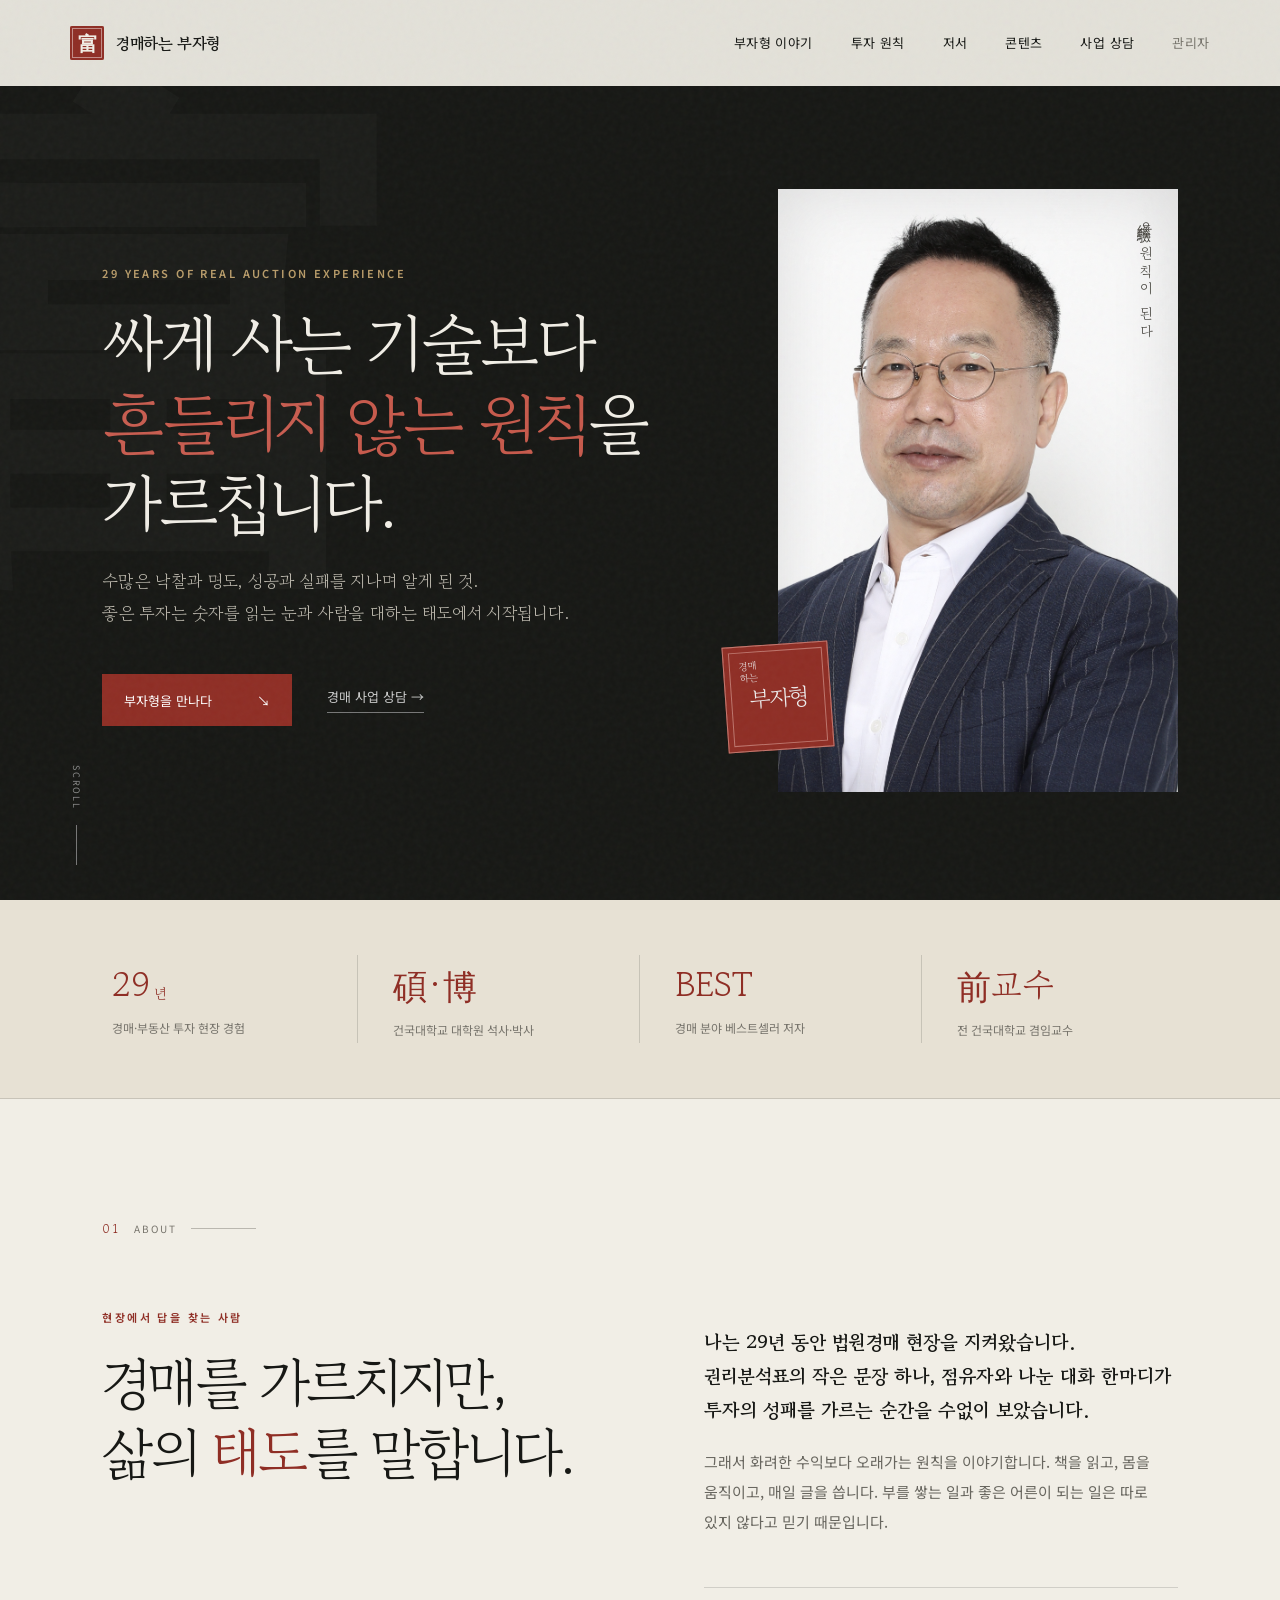
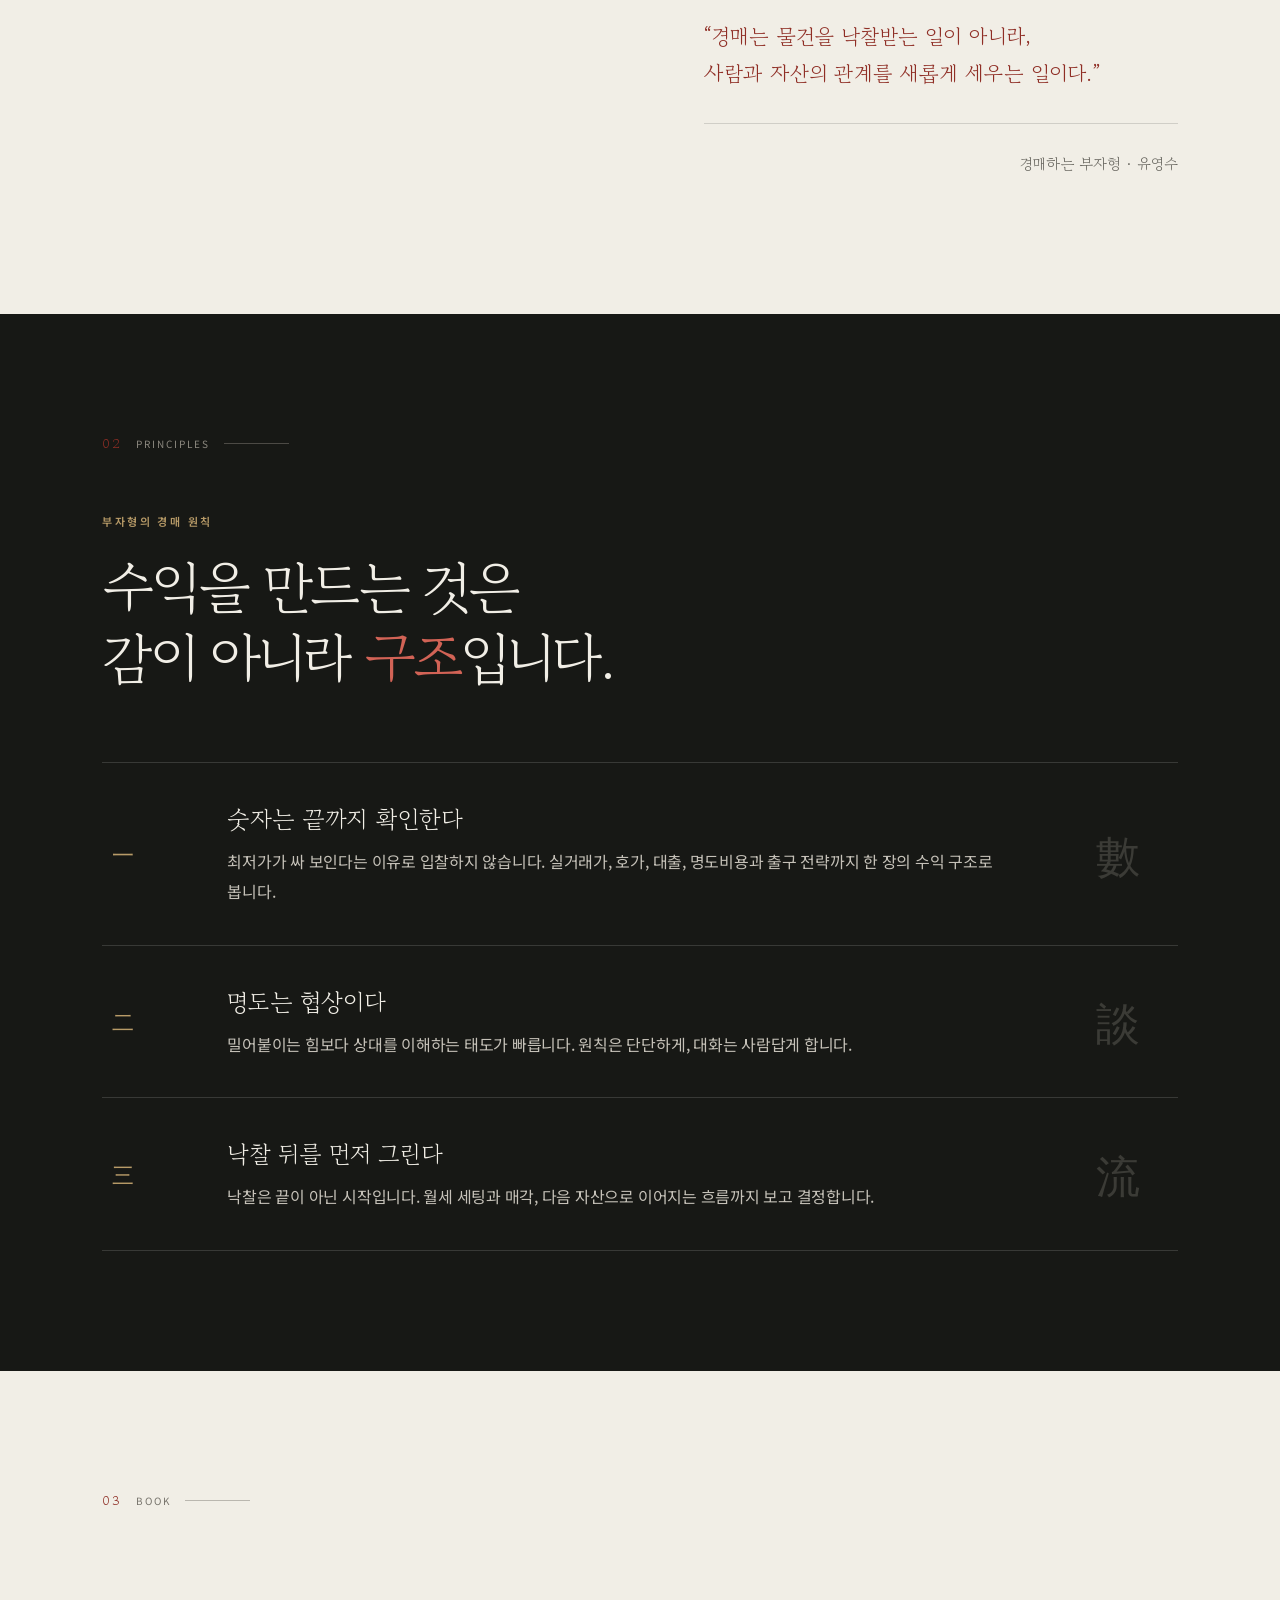
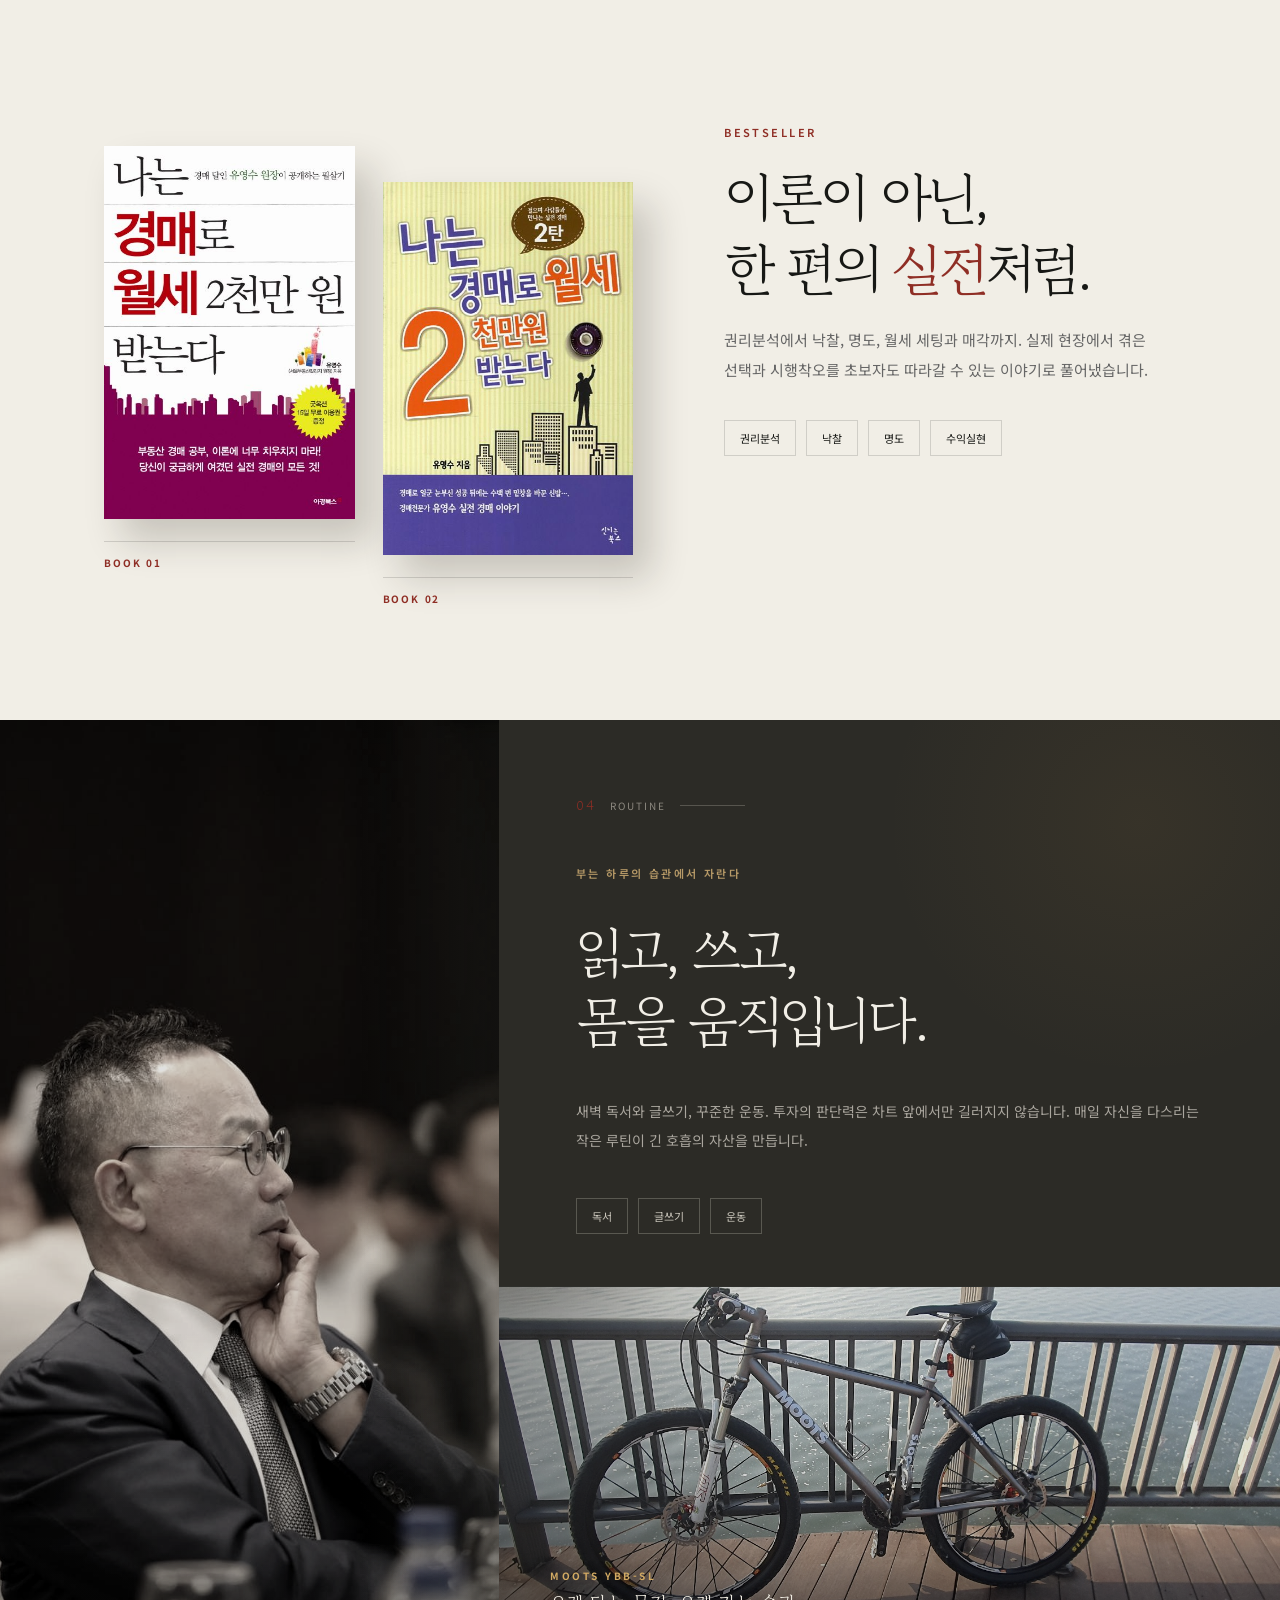
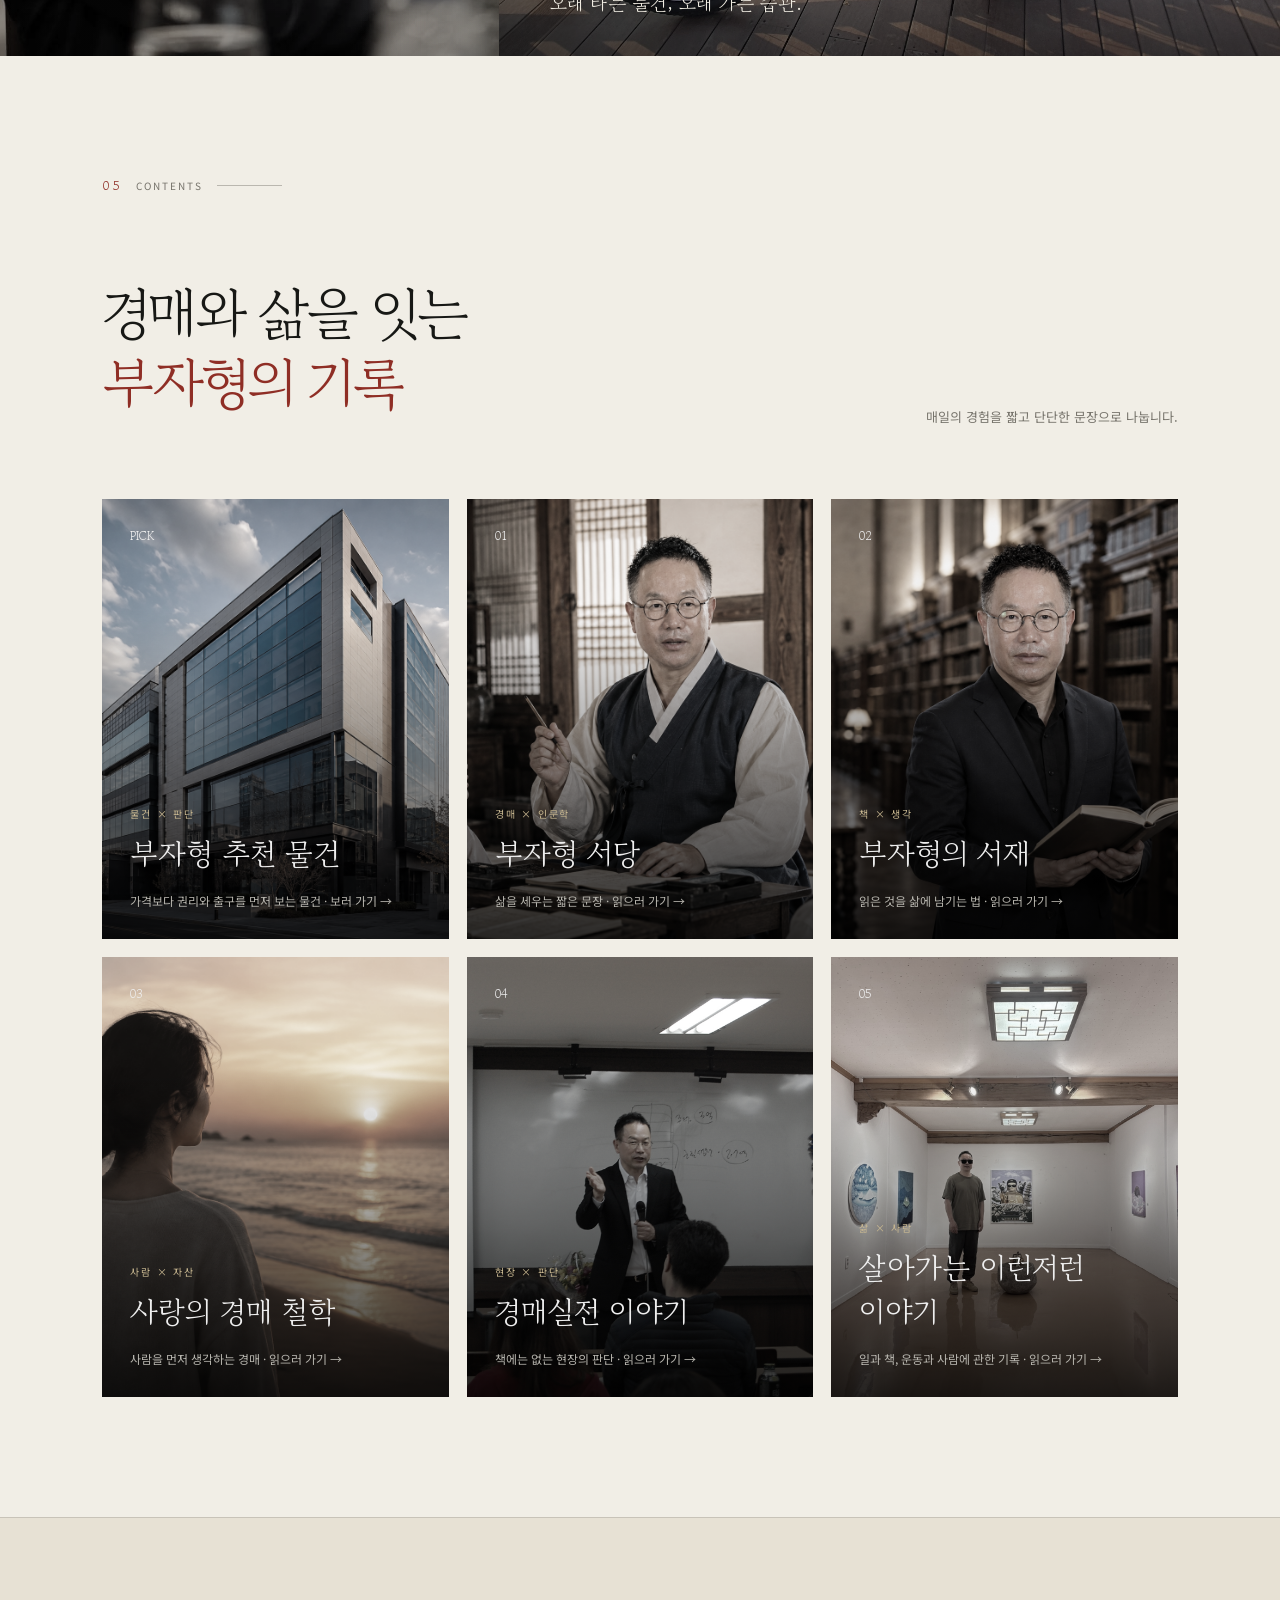
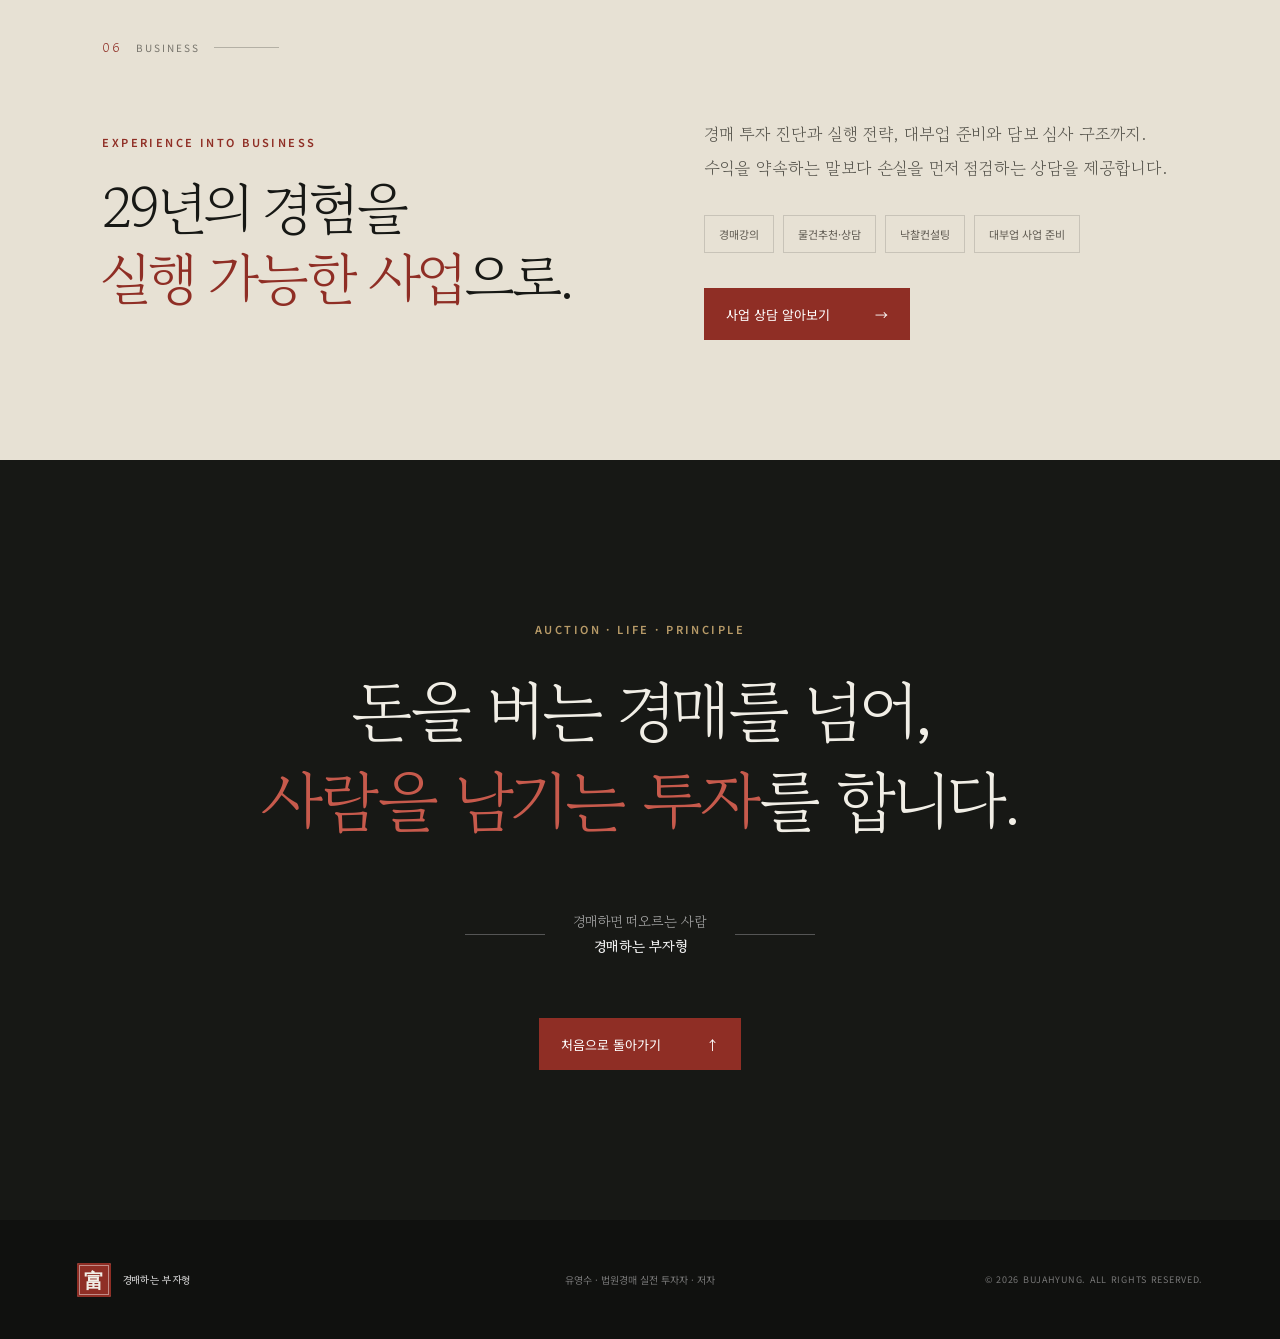
<file: index.html>
<!doctype html>
<html lang="ko">
<head>
  <meta charset="UTF-8">
  <meta name="viewport" content="width=device-width, initial-scale=1.0">
  <meta name="description" content="29년 경매 실전 경험, 베스트셀러 저자 유영수의 경매 철학과 기록. 경매하는 부자형 공식 브랜딩 페이지.">
  <meta name="theme-color" content="#171815">
  <title>경매하는 부자형 | 유영수</title>
  <link rel="icon" href="assets/favicon.svg" type="image/svg+xml">
  <link rel="preconnect" href="https://fonts.googleapis.com">
  <link rel="preconnect" href="https://fonts.gstatic.com" crossorigin>
  <link href="https://fonts.googleapis.com/css2?family=Gowun+Batang:wght@400;700&family=Noto+Sans+KR:wght@300;400;500;600;700&display=swap" rel="stylesheet">
  <link rel="stylesheet" href="styles.css">
</head>
<body>
  <div class="grain" aria-hidden="true"></div>
  <header class="site-header">
    <a class="brand" href="#top" aria-label="경매하는 부자형 홈">
      <span class="brand-mark">富</span>
      <span>경매하는 부자형</span>
    </a>
    <button class="menu-toggle" type="button" aria-expanded="false" aria-controls="site-nav"><span></span><span></span></button>
    <nav id="site-nav" aria-label="주요 메뉴">
      <a href="#story">부자형 이야기</a>
      <a href="#principles">투자 원칙</a>
      <a href="#book">저서</a>
      <a href="#contents">콘텐츠</a>
      <a href="business.html">사업 상담</a>
      <a class="admin-link" href="admin.html">관리자</a>
    </nav>
  </header>

  <main id="top">
    <section class="hero section-dark">
      <div class="hero-copy reveal">
        <p class="eyebrow">29 YEARS OF REAL AUCTION EXPERIENCE</p>
        <h1>싸게 사는 기술보다<br><em>흔들리지 않는 원칙</em>을<br>가르칩니다.</h1>
        <p class="hero-intro">수많은 낙찰과 명도, 성공과 실패를 지나며 알게 된 것.<br>좋은 투자는 숫자를 읽는 눈과 사람을 대하는 태도에서 시작됩니다.</p>
        <div class="hero-actions">
          <a class="button button-primary" href="#story">부자형을 만나다 <span>↘</span></a>
          <a class="text-link" href="business.html">경매 사업 상담 <span>→</span></a>
        </div>
      </div>
      <div class="hero-visual reveal delay-1">
        <div class="hero-frame">
          <img src="assets/profile-main.jpg" alt="경매하는 부자형 유영수 프로필">
          <span class="vertical-copy">經驗은 원칙이 된다</span>
        </div>
        <div class="hero-stamp" aria-hidden="true"><span>경매<br>하는</span><b>부자형</b></div>
      </div>
      <div class="scroll-cue" aria-hidden="true">SCROLL <span></span></div>
    </section>

    <section class="numbers" aria-label="주요 경력">
      <div><strong data-count="29">29</strong><span>년</span><p>경매·부동산 투자 현장 경험</p></div>
      <div><strong>碩·博</strong><p>건국대학교 대학원 석사·박사</p></div>
      <div><strong>BEST</strong><p>경매 분야 베스트셀러 저자</p></div>
      <div><strong>前교수</strong><p>전 건국대학교 겸임교수</p></div>
    </section>

    <section class="story section-paper" id="story">
      <div class="section-label reveal"><span>01</span> ABOUT</div>
      <div class="story-grid">
        <div class="story-title reveal">
          <p class="kicker">현장에서 답을 찾는 사람</p>
          <h2>경매를 가르치지만,<br>삶의 <i>태도</i>를 말합니다.</h2>
        </div>
        <div class="story-body reveal delay-1">
          <p class="lead">나는 29년 동안 법원경매 현장을 지켜왔습니다. 권리분석표의 작은 문장 하나, 점유자와 나눈 대화 한마디가 투자의 성패를 가르는 순간을 수없이 보았습니다.</p>
          <p>그래서 화려한 수익보다 오래가는 원칙을 이야기합니다. 책을 읽고, 몸을 움직이고, 매일 글을 씁니다. 부를 쌓는 일과 좋은 어른이 되는 일은 따로 있지 않다고 믿기 때문입니다.</p>
          <blockquote>“경매는 물건을 낙찰받는 일이 아니라,<br>사람과 자산의 관계를 새롭게 세우는 일이다.”</blockquote>
          <p class="signature">경매하는 부자형 · 유영수</p>
        </div>
      </div>
    </section>

    <section class="principles section-ink" id="principles">
      <div class="section-label light reveal"><span>02</span> PRINCIPLES</div>
      <div class="principles-head reveal">
        <p class="kicker">부자형의 경매 원칙</p>
        <h2>수익을 만드는 것은<br>감이 아니라 <i>구조</i>입니다.</h2>
      </div>
      <div class="principle-list">
        <article class="principle reveal"><span class="num">一</span><div><h3>숫자는 끝까지 확인한다</h3><p>최저가가 싸 보인다는 이유로 입찰하지 않습니다. 실거래가, 호가, 대출, 명도비용과 출구 전략까지 한 장의 수익 구조로 봅니다.</p></div><span class="symbol">數</span></article>
        <article class="principle reveal"><span class="num">二</span><div><h3>명도는 협상이다</h3><p>밀어붙이는 힘보다 상대를 이해하는 태도가 빠릅니다. 원칙은 단단하게, 대화는 사람답게 합니다.</p></div><span class="symbol">談</span></article>
        <article class="principle reveal"><span class="num">三</span><div><h3>낙찰 뒤를 먼저 그린다</h3><p>낙찰은 끝이 아닌 시작입니다. 월세 세팅과 매각, 다음 자산으로 이어지는 흐름까지 보고 결정합니다.</p></div><span class="symbol">流</span></article>
      </div>
    </section>

    <section class="book section-paper" id="book">
      <div class="section-label reveal"><span>03</span> BOOK</div>
      <div class="book-layout">
        <div class="book-art books-display reveal">
          <article class="book-volume">
            <div class="book-image-link">
              <img src="assets/book-1.jpg" alt="나는 경매로 월세 2천만 원 받는다 1권 표지" loading="lazy">
            </div>
            <div class="book-meta">
              <span>BOOK 01</span>
            </div>
          </article>
          <article class="book-volume book-volume-second">
            <div class="book-image-link">
              <img src="assets/book-2.jpg" alt="나는 경매로 월세 2천만원 받는다 2권 표지" loading="lazy">
            </div>
            <div class="book-meta">
              <span>BOOK 02</span>
            </div>
          </article>
        </div>
        <div class="book-copy reveal delay-1">
          <p class="kicker">BESTSELLER</p>
          <h2>이론이 아닌,<br>한 편의 <i>실전</i>처럼.</h2>
          <p>권리분석에서 낙찰, 명도, 월세 세팅과 매각까지. 실제 현장에서 겪은 선택과 시행착오를 초보자도 따라갈 수 있는 이야기로 풀어냈습니다.</p>
          <div class="book-points"><span>권리분석</span><span>낙찰</span><span>명도</span><span>수익실현</span></div>
        </div>
      </div>
    </section>

    <section class="routine" id="routine" aria-label="부자형의 일상">
      <div class="routine-image reveal"><img src="assets/profile-candid.jpg" alt="생각에 잠긴 유영수"></div>
      <div class="routine-copy reveal delay-1">
        <div class="section-label light"><span>04</span> ROUTINE</div>
        <p class="kicker">부는 하루의 습관에서 자란다</p>
        <h2>읽고, 쓰고,<br>몸을 움직입니다.</h2>
        <p>새벽 독서와 글쓰기, 꾸준한 운동. 투자의 판단력은 차트 앞에서만 길러지지 않습니다. 매일 자신을 다스리는 작은 루틴이 긴 호흡의 자산을 만듭니다.</p>
        <div class="routine-tags"><span>독서</span><span>글쓰기</span><span>운동</span></div>
      </div>
      <figure class="routine-side reveal delay-2" id="routine-bike">
        <img src="assets/routine-bike.jpg" alt="부자형의 무츠 티타늄 자전거">
        <figcaption><span>MOOTS YBB-SL</span><strong>오래 타는 물건, 오래 가는 습관.</strong></figcaption>
      </figure>
    </section>

    <section class="contents section-paper" id="contents">
      <div class="section-label reveal"><span>05</span> CONTENTS</div>
      <div class="contents-head reveal">
        <h2>경매와 삶을 잇는<br><i>부자형의 기록</i></h2>
        <p>매일의 경험을 짧고 단단한 문장으로 나눕니다.</p>
      </div>
      <div class="content-cards">
        <a class="content-card photo reveal" href="auction-picks.html"><img src="assets/thumb-auction-pick-v2.png" alt="도심의 현대적인 경매 추천 빌딩"><span class="card-no">PICK</span><div><p>물건 × 판단</p><h3>부자형 추천 물건</h3><span>가격보다 권리와 출구를 먼저 보는 물건 · 보러 가기 →</span></div></a>
        <a class="content-card photo reveal" href="seodang.html"><img src="assets/thumb-seodang-v3.png" alt="부자형이 한복을 입고 옛 서당에서 아이들을 가르치는 모습"><span class="card-no">01</span><div><p>경매 × 인문학</p><h3>부자형 서당</h3><span>삶을 세우는 짧은 문장 · 읽으러 가기 →</span></div></a>
        <a class="content-card photo reveal delay-1" href="library.html"><img src="assets/thumb-library-v3.png" alt="부자형이 양복을 입고 큰 도서관에서 책을 읽는 모습"><span class="card-no">02</span><div><p>책 × 생각</p><h3>부자형의 서재</h3><span>읽은 것을 삶에 남기는 법 · 읽으러 가기 →</span></div></a>
        <a class="content-card photo reveal delay-2" href="love-auction.html"><img src="assets/thumb-love-auction-v2.png" alt="바닷가에서 석양을 바라보는 젊은 여인"><span class="card-no">03</span><div><p>사람 × 자산</p><h3>사랑의 경매 철학</h3><span>사람을 먼저 생각하는 경매 · 읽으러 가기 →</span></div></a>
        <a class="content-card photo reveal" href="auction-stories.html"><img src="assets/auction-field.jpg" alt="경매 강의 현장에서 설명하는 부자형 유영수"><span class="card-no">04</span><div><p>현장 × 판단</p><h3>경매실전 이야기</h3><span>책에는 없는 현장의 판단 · 읽으러 가기 →</span></div></a>
        <a class="content-card photo reveal delay-1" href="life-stories.html"><img src="assets/life-stories-hero.jpg" alt="전시 공간에서 일상의 한 순간을 기록한 부자형"><span class="card-no">05</span><div><p>삶 × 사람</p><h3>살아가는 이런저런 이야기</h3><span>일과 책, 운동과 사람에 관한 기록 · 읽으러 가기 →</span></div></a>
      </div>
    </section>

    <section class="business-bridge section-paper" aria-labelledby="business-bridge-title">
      <div class="section-label reveal"><span>06</span> BUSINESS</div>
      <div class="business-bridge-grid">
        <div class="reveal">
          <p class="kicker">EXPERIENCE INTO BUSINESS</p>
          <h2 id="business-bridge-title">29년의 경험을<br><i>실행 가능한 사업</i>으로.</h2>
        </div>
        <div class="business-bridge-copy reveal delay-1">
          <p>경매 투자 진단과 실행 전략, 대부업 준비와 담보 심사 구조까지. 수익을 약속하는 말보다 손실을 먼저 점검하는 상담을 제공합니다.</p>
          <div class="business-bridge-points"><span>경매강의</span><span>물건추천·상담</span><span>낙찰컨설팅</span><span>대부업 사업 준비</span></div>
          <a class="button button-primary" href="business.html">사업 상담 알아보기 <span>→</span></a>
        </div>
      </div>
    </section>

    <section class="closing section-dark">
      <p class="eyebrow reveal">AUCTION · LIFE · PRINCIPLE</p>
      <h2 class="reveal">돈을 버는 경매를 넘어,<br><em>사람을 남기는 투자</em>를 합니다.</h2>
      <div class="closing-line reveal"><span></span><p>경매하면 떠오르는 사람<br><b>경매하는 부자형</b></p><span></span></div>
      <a class="button button-primary reveal" href="#top">처음으로 돌아가기 <span>↑</span></a>
    </section>
  </main>

  <footer><a class="brand" href="#top"><span class="brand-mark">富</span><span>경매하는 부자형</span></a><p>유영수 · 법원경매 실전 투자자 · 저자</p><p>© <span id="year"></span> BUJAHYUNG. ALL RIGHTS RESERVED.</p></footer>
  <script src="script.js"></script>
</body>
</html>
</file>
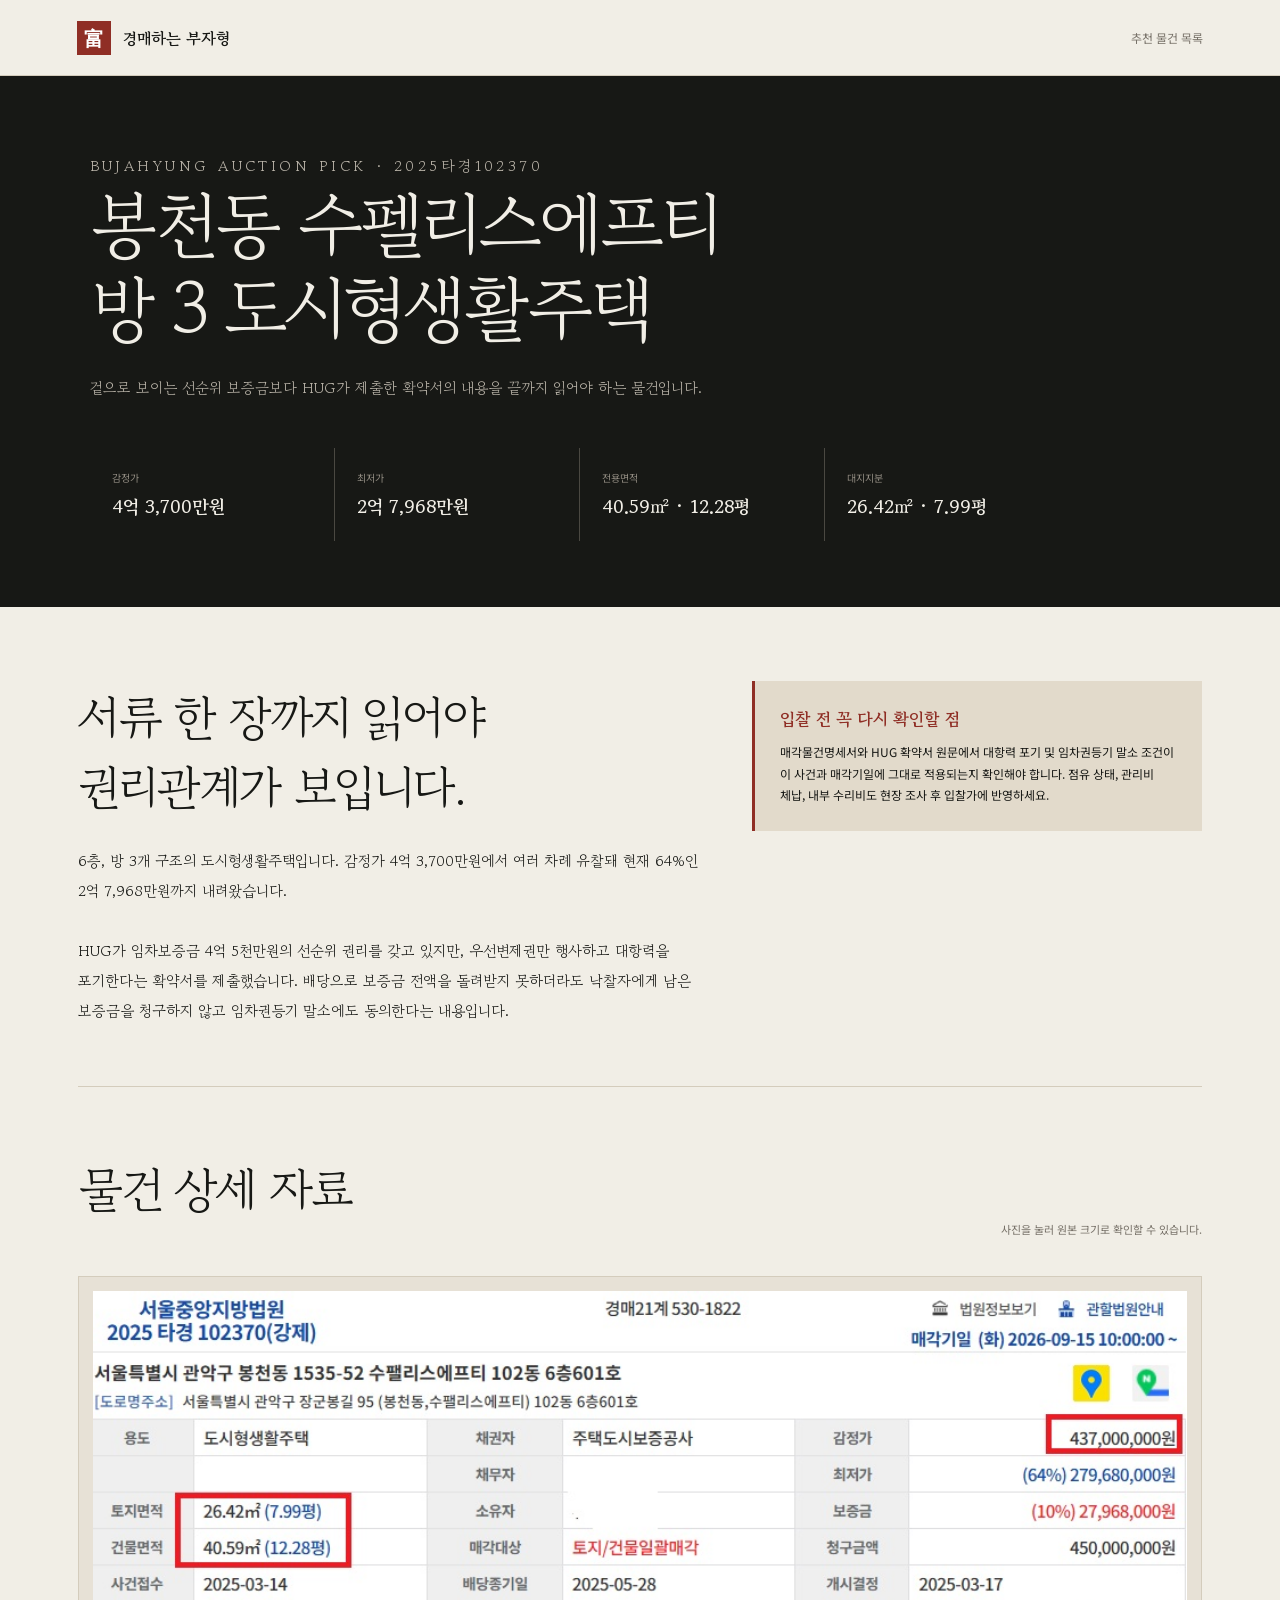
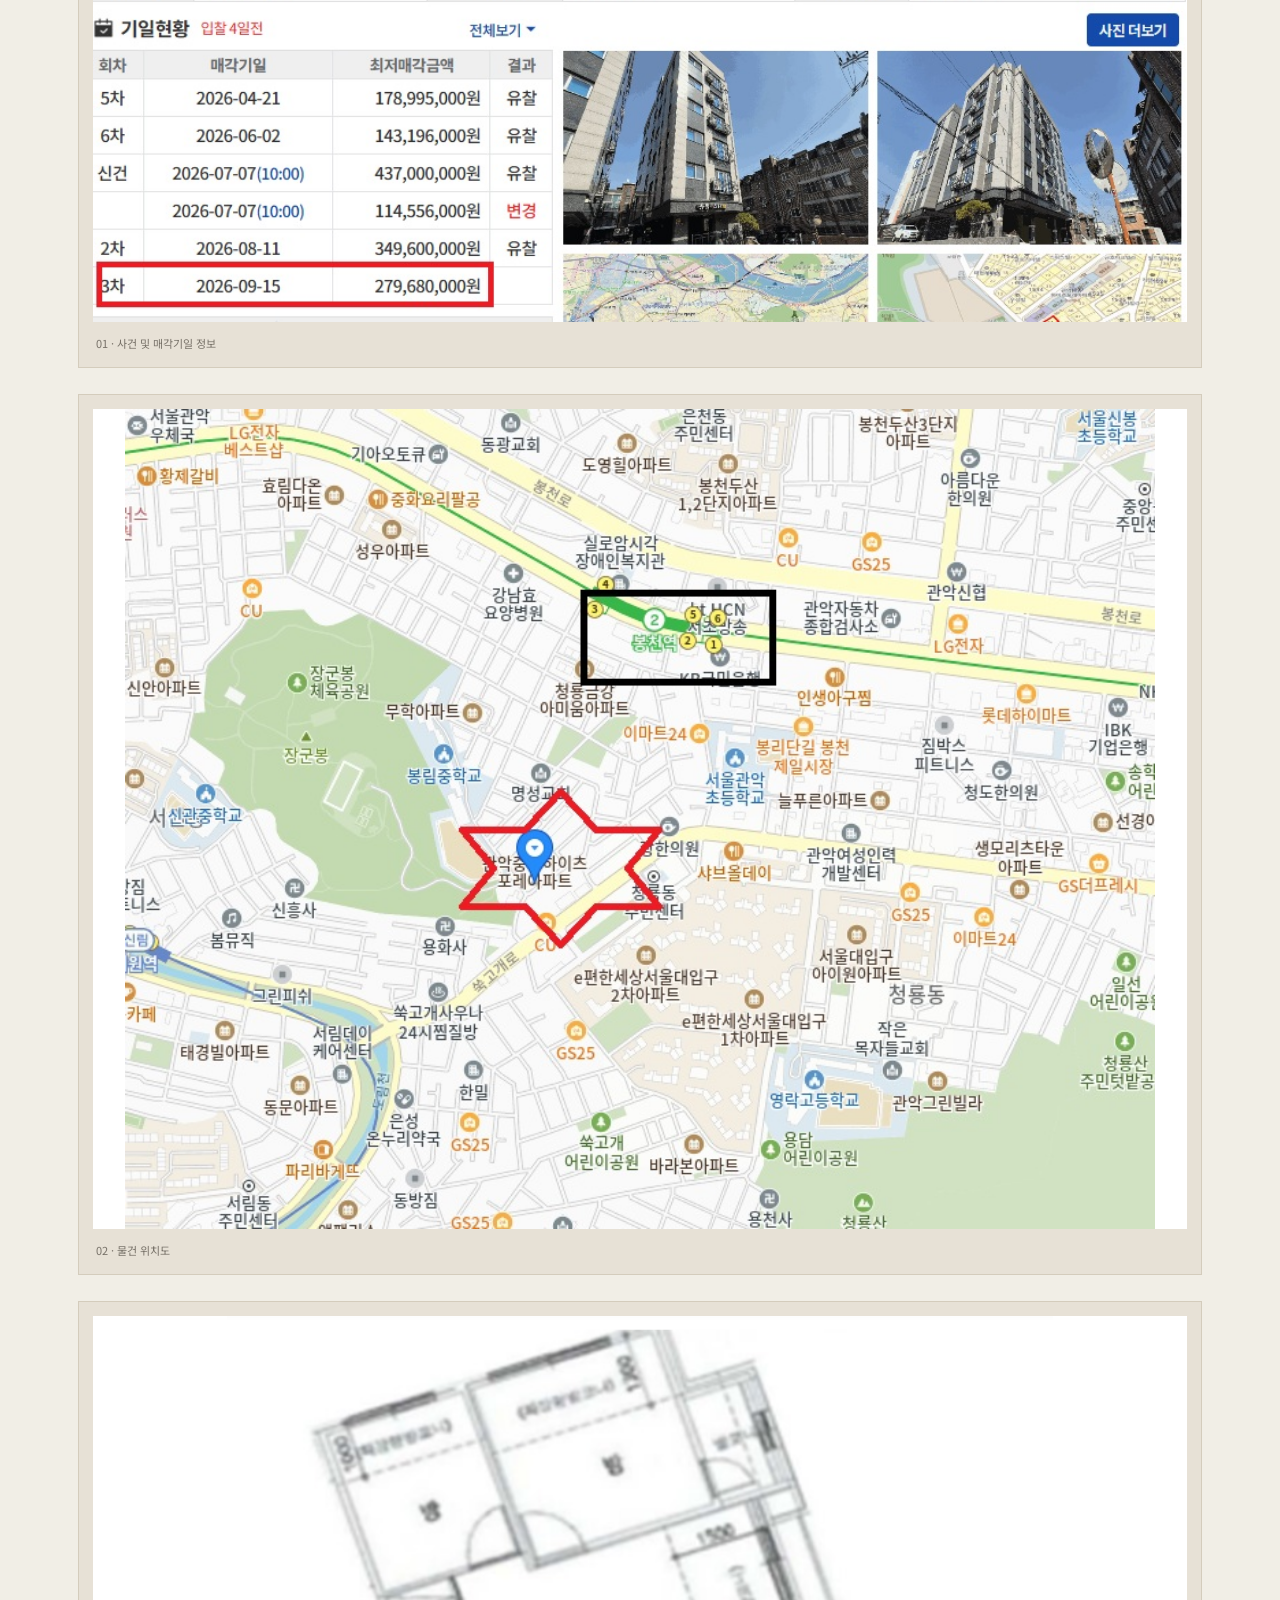
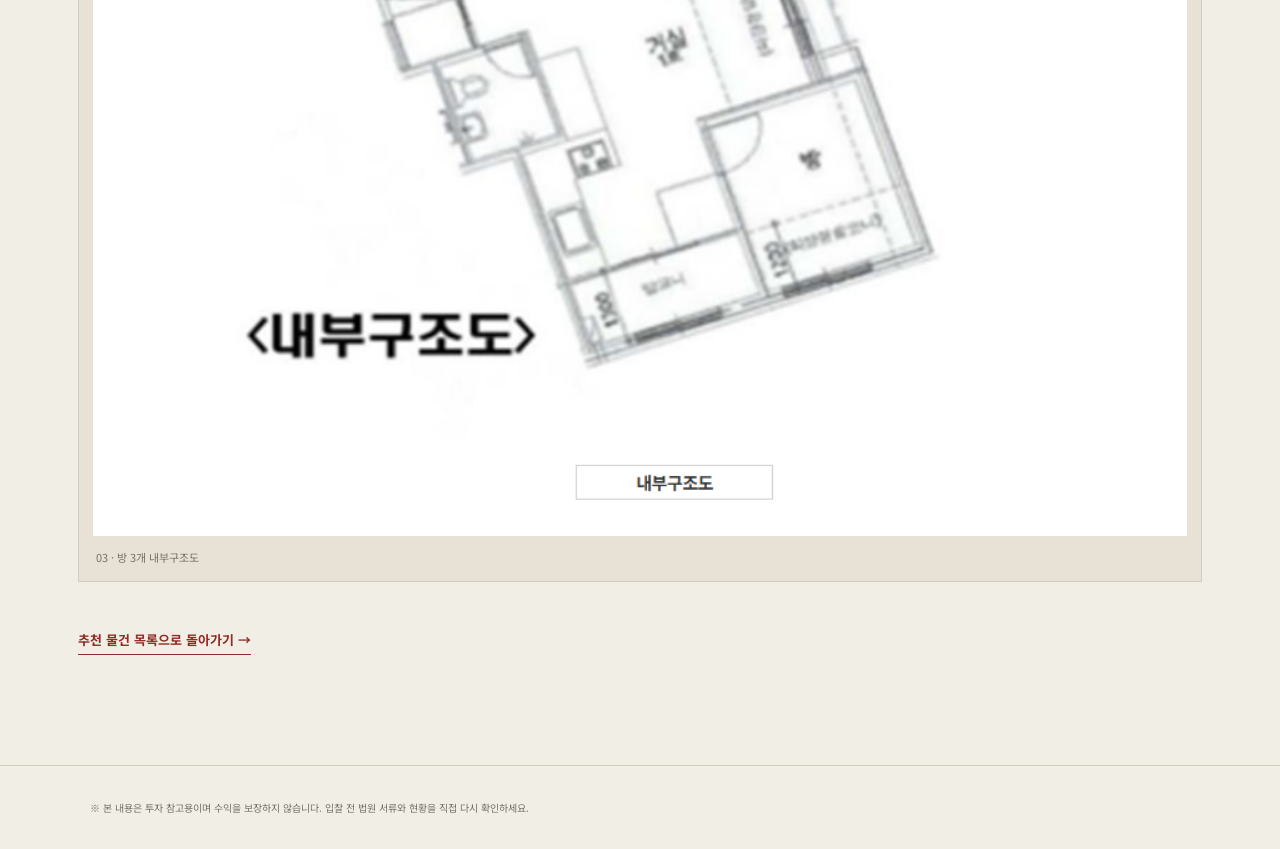
<file: auction-bongcheon-sufelis.html>
<!doctype html>
<html lang="ko">
<head>
  <meta charset="UTF-8">
  <meta name="viewport" content="width=device-width, initial-scale=1.0">
  <meta name="description" content="봉천동 수펠리스에프티 도시형생활주택 경매 핵심 정보와 현장 자료">
  <meta name="theme-color" content="#171815">
  <title>봉천동 수펠리스에프티 | 부자형 추천 물건</title>
  <link rel="icon" href="assets/favicon.svg" type="image/svg+xml">
  <link rel="preconnect" href="https://fonts.googleapis.com">
  <link rel="preconnect" href="https://fonts.gstatic.com" crossorigin>
  <link href="https://fonts.googleapis.com/css2?family=Gowun+Batang:wght@400;700&family=Noto+Sans+KR:wght@300;400;500;600;700&display=swap" rel="stylesheet">
  <style>
    :root{--ink:#171815;--paper:#f1eee6;--red:#8f2e25;--gold:#a88747;--line:#d4ccbc;--muted:#777168}*{box-sizing:border-box}body{margin:0;background:var(--paper);color:var(--ink);font-family:'Noto Sans KR',sans-serif;word-break:keep-all}.header{height:76px;padding:0 6vw;display:flex;align-items:center;justify-content:space-between;border-bottom:1px solid var(--line);background:rgba(241,238,230,.95);position:sticky;top:0;z-index:10}.brand{display:flex;align-items:center;gap:12px;color:inherit;text-decoration:none;font:700 16px 'Gowun Batang',serif}.brand span{width:34px;height:34px;display:grid;place-items:center;background:var(--red);color:#fff;font-size:20px}.header>a:last-child{color:var(--muted);font-size:12px;text-decoration:none}.hero{padding:76px 7vw 66px;background:var(--ink);color:var(--paper)}.eyebrow{margin:0 0 18px;color:#c7a765;font-size:10px;letter-spacing:.23em}.hero h1{margin:0 0 24px;font:400 clamp(38px,6vw,72px)/1.18 'Gowun Batang';letter-spacing:-.055em}.hero p{max-width:760px;margin:0;color:#bbb5aa;font:15px/1.9 'Gowun Batang'}.facts{display:grid;grid-template-columns:repeat(4,1fr);gap:1px;background:#4a4841;margin-top:45px;max-width:980px}.facts div{background:var(--ink);padding:22px}.facts small{display:block;color:#918b81;font-size:10px;margin-bottom:8px}.facts strong{font:700 18px 'Gowun Batang';color:#f1eee6}.body{max-width:1180px;margin:0 auto;padding:74px 28px 110px}.summary{display:grid;grid-template-columns:1fr .72fr;gap:48px;padding-bottom:60px;border-bottom:1px solid var(--line)}.summary h2,.gallery h2{font:400 clamp(30px,4vw,48px) 'Gowun Batang';letter-spacing:-.05em;margin:0 0 25px}.summary p{font:15px/2 'Gowun Batang';margin:0}.notice{align-self:start;background:#e2dacb;border-left:3px solid var(--red);padding:25px}.notice strong{display:block;color:var(--red);font:700 17px 'Gowun Batang';margin-bottom:10px}.notice p{font:12px/1.8 'Noto Sans KR'}.gallery{padding-top:66px}.gallery-head{display:flex;justify-content:space-between;align-items:end;gap:20px;margin-bottom:28px}.gallery-head p{color:var(--muted);font-size:11px}.gallery figure{margin:0 0 26px;background:#e7e1d6;border:1px solid var(--line);padding:14px}.gallery img{display:block;width:100%;height:auto;max-height:820px;object-fit:contain;background:#fff}.gallery figcaption{padding:13px 3px 2px;color:var(--muted);font-size:11px}.back{display:inline-block;margin-top:22px;color:var(--red);text-decoration:none;font-size:13px;font-weight:700;border-bottom:1px solid var(--red);padding-bottom:5px}footer{padding:34px 7vw;border-top:1px solid var(--line);color:var(--muted);font-size:10px}@media(max-width:760px){.header{height:66px;padding:0 20px}.hero{padding:58px 22px}.facts{grid-template-columns:1fr 1fr}.body{padding:55px 20px 80px}.summary{grid-template-columns:1fr;gap:30px}.gallery-head{display:block}.gallery figure{padding:8px}}
  </style>
</head>
<body>
  <header class="header"><a class="brand" href="index.html"><span>富</span>경매하는 부자형</a><a href="auction-picks.html">추천 물건 목록</a></header>
  <main>
    <section class="hero">
      <p class="eyebrow">BUJAHYUNG AUCTION PICK · 2025타경102370</p>
      <h1>봉천동 수펠리스에프티<br>방 3 도시형생활주택</h1>
      <p>겉으로 보이는 선순위 보증금보다 HUG가 제출한 확약서의 내용을 끝까지 읽어야 하는 물건입니다.</p>
      <div class="facts"><div><small>감정가</small><strong>4억 3,700만원</strong></div><div><small>최저가</small><strong>2억 7,968만원</strong></div><div><small>전용면적</small><strong>40.59㎡ · 12.28평</strong></div><div><small>대지지분</small><strong>26.42㎡ · 7.99평</strong></div></div>
    </section>
    <section class="body">
      <div class="summary">
        <div><h2>서류 한 장까지 읽어야<br>권리관계가 보입니다.</h2><p>6층, 방 3개 구조의 도시형생활주택입니다. 감정가 4억 3,700만원에서 여러 차례 유찰돼 현재 64%인 2억 7,968만원까지 내려왔습니다.<br><br>HUG가 임차보증금 4억 5천만원의 선순위 권리를 갖고 있지만, 우선변제권만 행사하고 대항력을 포기한다는 확약서를 제출했습니다. 배당으로 보증금 전액을 돌려받지 못하더라도 낙찰자에게 남은 보증금을 청구하지 않고 임차권등기 말소에도 동의한다는 내용입니다.</p></div>
        <aside class="notice"><strong>입찰 전 꼭 다시 확인할 점</strong><p>매각물건명세서와 HUG 확약서 원문에서 대항력 포기 및 임차권등기 말소 조건이 이 사건과 매각기일에 그대로 적용되는지 확인해야 합니다. 점유 상태, 관리비 체납, 내부 수리비도 현장 조사 후 입찰가에 반영하세요.</p></aside>
      </div>
      <div class="gallery">
        <div class="gallery-head"><h2>물건 상세 자료</h2><p>사진을 눌러 원본 크기로 확인할 수 있습니다.</p></div>
        <figure><a href="assets/auction-bongcheon-sufelis-info.jpg" target="_blank"><img src="assets/auction-bongcheon-sufelis-info.jpg" alt="봉천동 수펠리스에프티 경매정보"></a><figcaption>01 · 사건 및 매각기일 정보</figcaption></figure>
        <figure><a href="assets/auction-bongcheon-sufelis-map.jpg" target="_blank"><img src="assets/auction-bongcheon-sufelis-map.jpg" alt="봉천동 수펠리스에프티 위치도"></a><figcaption>02 · 물건 위치도</figcaption></figure>
        <figure><a href="assets/auction-bongcheon-sufelis-plan.png" target="_blank"><img src="assets/auction-bongcheon-sufelis-plan.png" alt="봉천동 수펠리스에프티 내부구조도"></a><figcaption>03 · 방 3개 내부구조도</figcaption></figure>
        <a class="back" href="auction-picks.html">추천 물건 목록으로 돌아가기 →</a>
      </div>
    </section>
  </main>
  <footer>※ 본 내용은 투자 참고용이며 수익을 보장하지 않습니다. 입찰 전 법원 서류와 현황을 직접 다시 확인하세요.</footer>
</body>
</html>
</file>
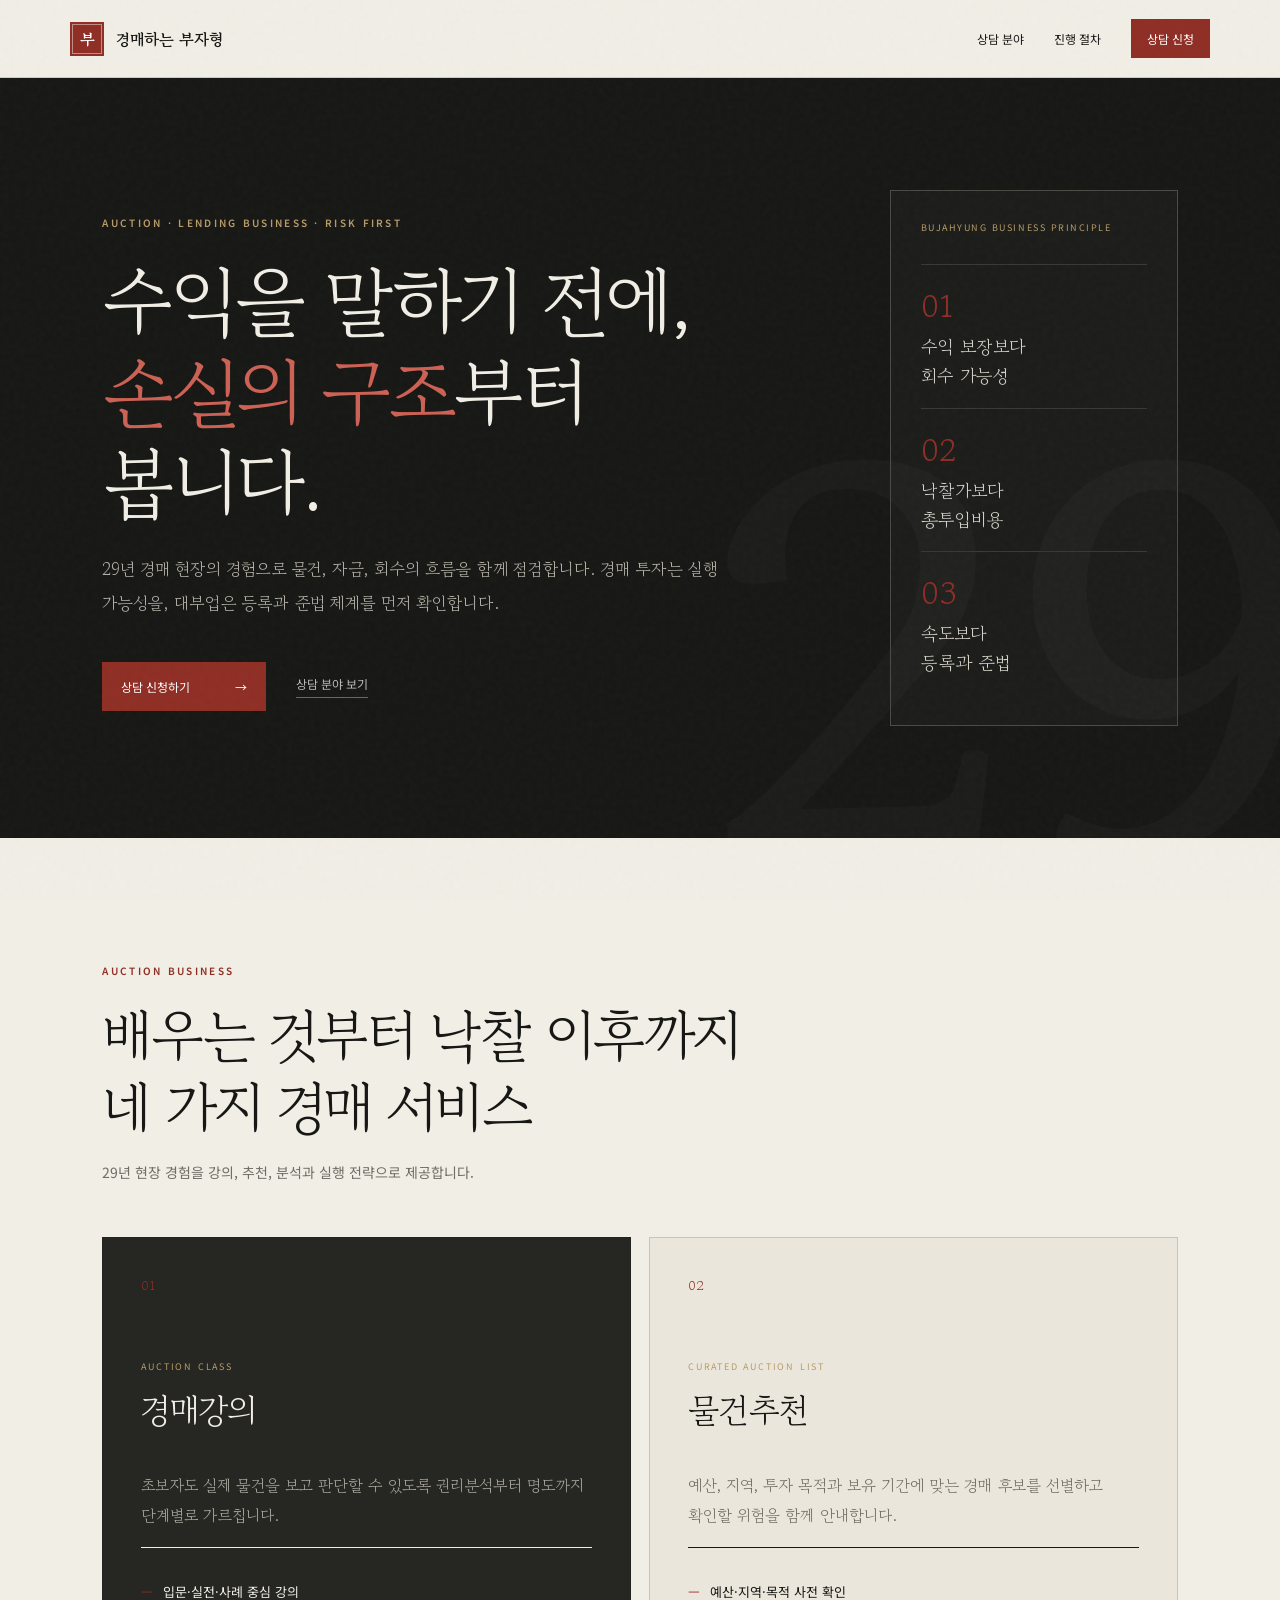
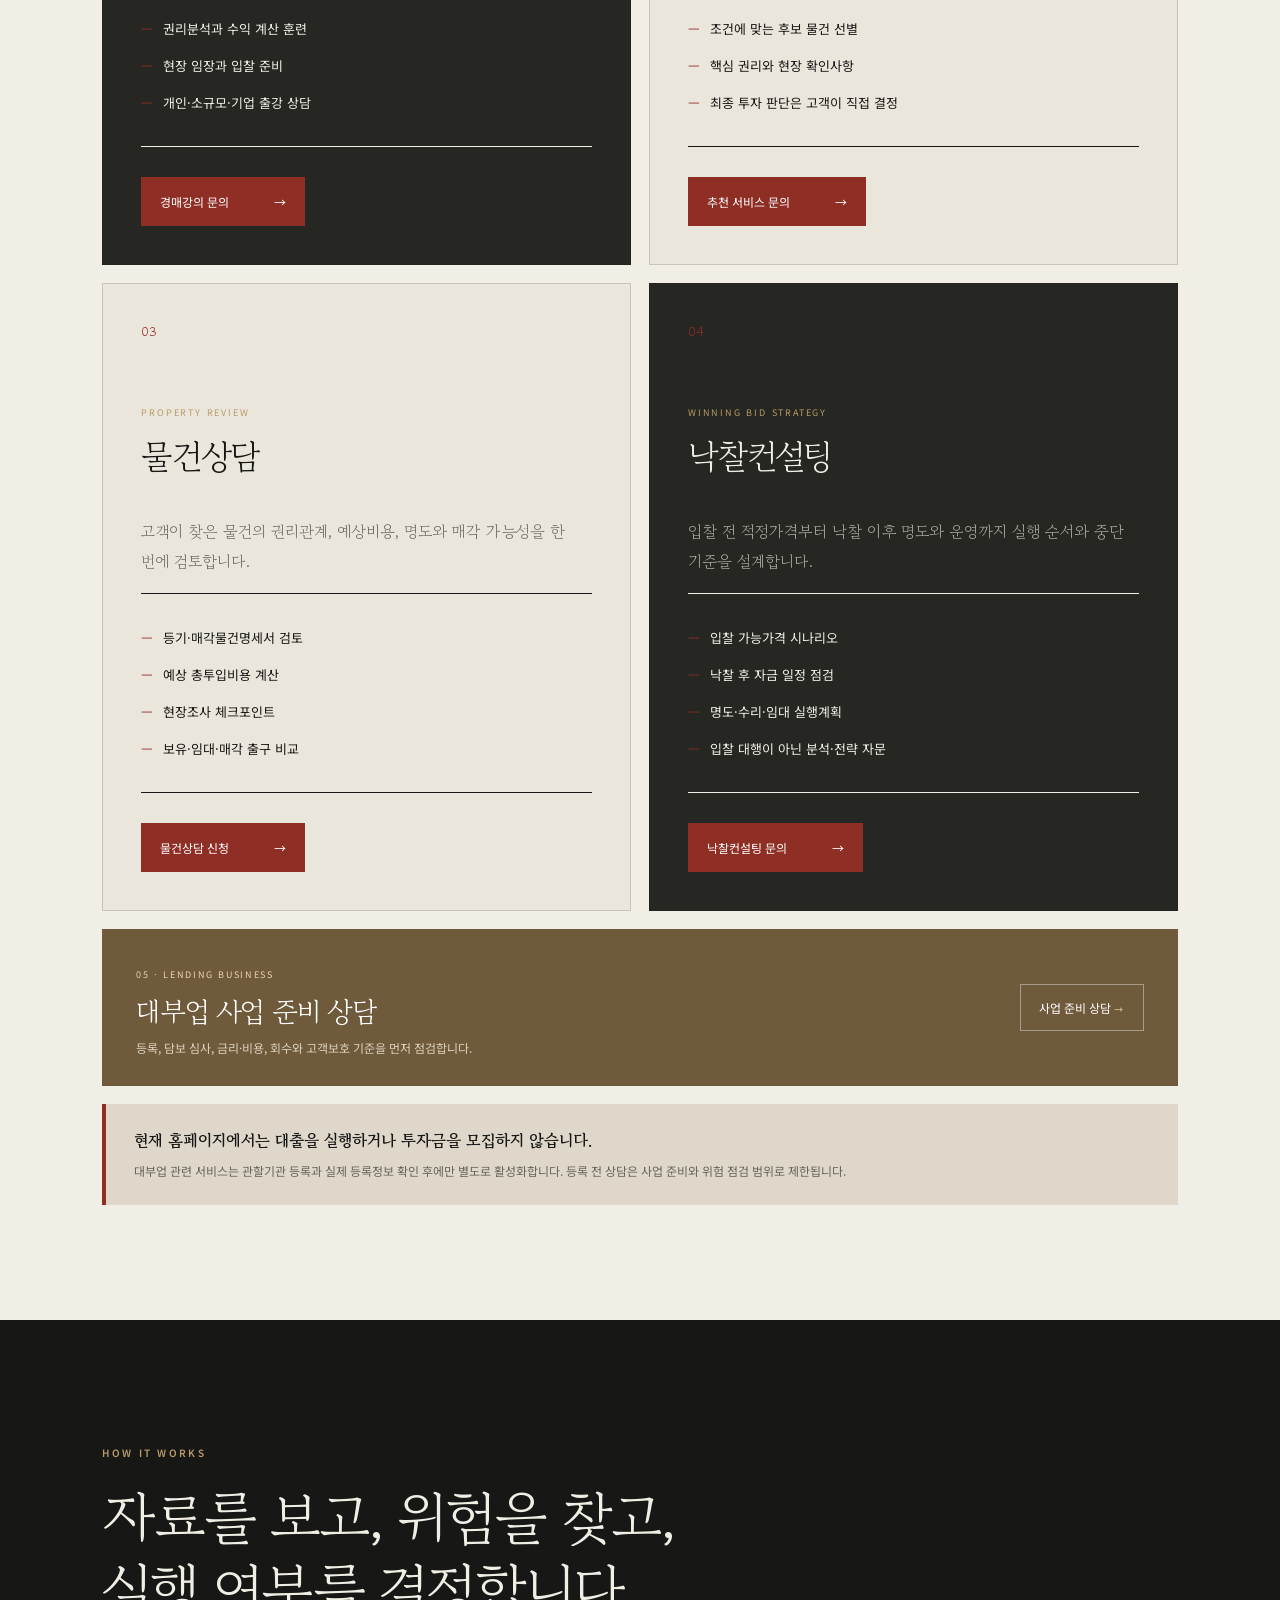
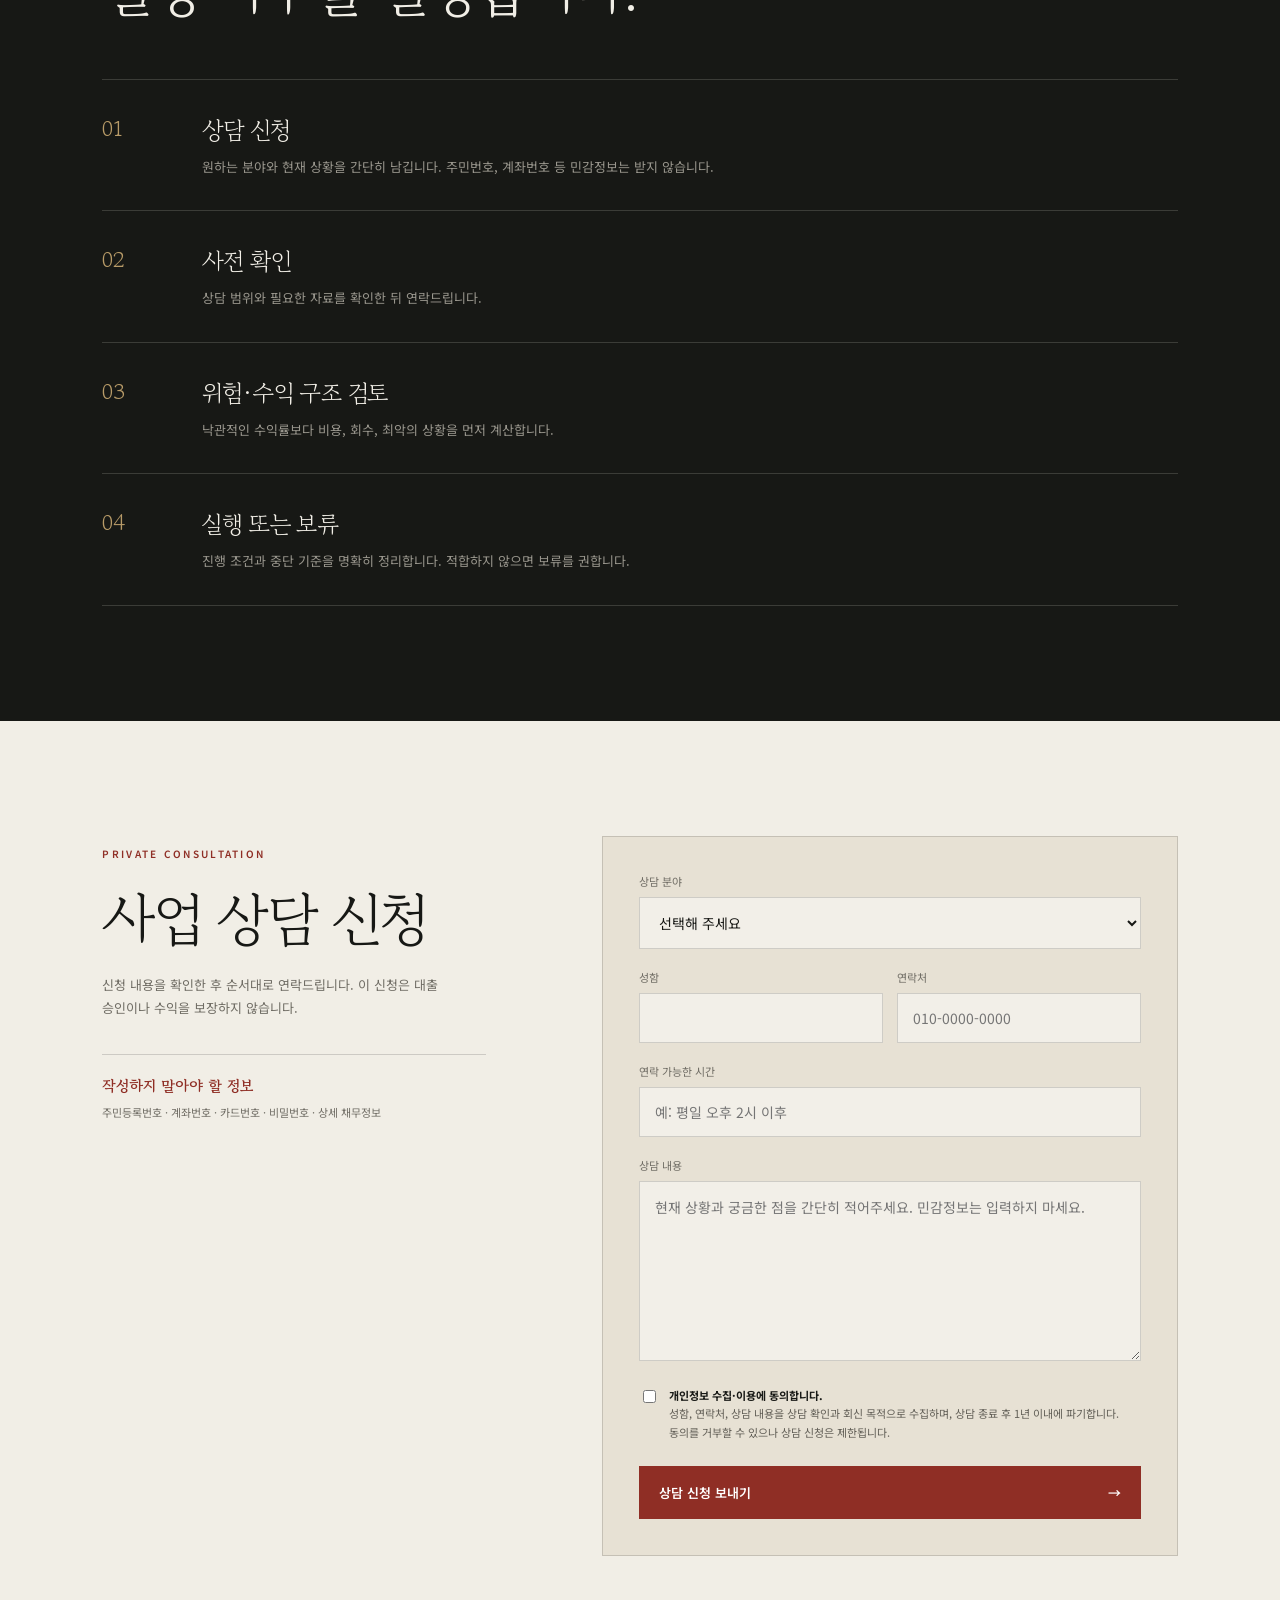
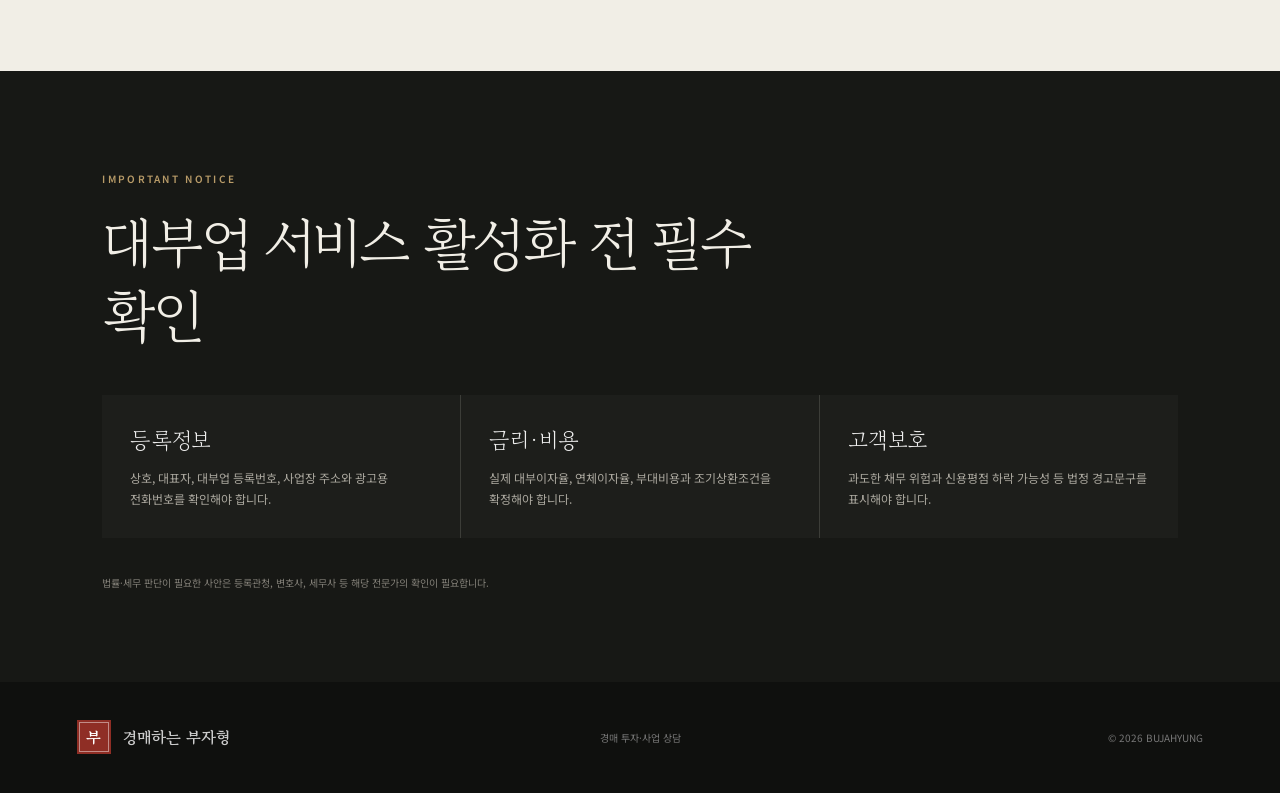
<file: business.html>
<!doctype html>
<html lang="ko">
<head>
  <meta charset="UTF-8">
  <meta name="viewport" content="width=device-width, initial-scale=1.0">
  <meta name="description" content="29년 경매 경험을 바탕으로 한 경매 투자 진단과 대부업 사업 준비 상담. 수익보다 손실 가능성을 먼저 점검합니다.">
  <meta name="theme-color" content="#171815">
  <title>경매·대부업 사업 상담 | 경매하는 부자형</title>
  <link rel="icon" href="assets/favicon.svg" type="image/svg+xml">
  <link rel="preconnect" href="https://fonts.googleapis.com">
  <link rel="preconnect" href="https://fonts.gstatic.com" crossorigin>
  <link href="https://fonts.googleapis.com/css2?family=Gowun+Batang:wght@400;700&family=Noto+Sans+KR:wght@300;400;500;600;700&display=swap" rel="stylesheet">
  <link rel="stylesheet" href="business.css">
</head>
<body>
  <div class="business-grain" aria-hidden="true"></div>
  <header class="business-header">
    <a class="business-brand" href="index.html"><span class="business-mark">부</span><span>경매하는 부자형</span></a>
    <nav aria-label="사업 상담 메뉴"><a href="#services">상담 분야</a><a href="#process">진행 절차</a><a class="nav-cta" href="#consultation">상담 신청</a></nav>
  </header>

  <main>
    <section class="business-hero">
      <div class="hero-copy">
        <p class="eyebrow">AUCTION · LENDING BUSINESS · RISK FIRST</p>
        <h1>수익을 말하기 전에,<br><em>손실의 구조</em>부터 봅니다.</h1>
        <p class="hero-lead">29년 경매 현장의 경험으로 물건, 자금, 회수의 흐름을 함께 점검합니다. 경매 투자는 실행 가능성을, 대부업은 등록과 준법 체계를 먼저 확인합니다.</p>
        <div class="hero-actions"><a class="primary-link" href="#consultation">상담 신청하기 <span>→</span></a><a class="quiet-link" href="#services">상담 분야 보기</a></div>
      </div>
      <aside class="risk-card" aria-label="상담 원칙">
        <span>BUJAHYUNG BUSINESS PRINCIPLE</span>
        <strong>01</strong><p>수익 보장보다<br>회수 가능성</p>
        <strong>02</strong><p>낙찰가보다<br>총투입비용</p>
        <strong>03</strong><p>속도보다<br>등록과 준법</p>
      </aside>
    </section>

    <section class="services section" id="services">
      <div class="section-head"><p class="eyebrow dark">AUCTION BUSINESS</p><h2>배우는 것부터 낙찰 이후까지<br>네 가지 경매 서비스</h2><p>29년 현장 경험을 강의, 추천, 분석과 실행 전략으로 제공합니다.</p></div>
      <div class="service-grid">
        <article class="service-card featured"><span class="service-no">01</span><p class="service-kicker">AUCTION CLASS</p><h3>경매강의</h3><p>초보자도 실제 물건을 보고 판단할 수 있도록 권리분석부터 명도까지 단계별로 가르칩니다.</p><ul><li>입문·실전·사례 중심 강의</li><li>권리분석과 수익 계산 훈련</li><li>현장 임장과 입찰 준비</li><li>개인·소규모·기업 출강 상담</li></ul><a href="#consultation" data-service="auction-course">경매강의 문의 <span>→</span></a></article>
        <article class="service-card"><span class="service-no">02</span><p class="service-kicker">CURATED AUCTION LIST</p><h3>물건추천</h3><p>예산, 지역, 투자 목적과 보유 기간에 맞는 경매 후보를 선별하고 확인할 위험을 함께 안내합니다.</p><ul><li>예산·지역·목적 사전 확인</li><li>조건에 맞는 후보 물건 선별</li><li>핵심 권리와 현장 확인사항</li><li>최종 투자 판단은 고객이 직접 결정</li></ul><a href="#consultation" data-service="property-recommendation">추천 서비스 문의 <span>→</span></a></article>
        <article class="service-card"><span class="service-no">03</span><p class="service-kicker">PROPERTY REVIEW</p><h3>물건상담</h3><p>고객이 찾은 물건의 권리관계, 예상비용, 명도와 매각 가능성을 한 번에 검토합니다.</p><ul><li>등기·매각물건명세서 검토</li><li>예상 총투입비용 계산</li><li>현장조사 체크포인트</li><li>보유·임대·매각 출구 비교</li></ul><a href="#consultation" data-service="property-consulting">물건상담 신청 <span>→</span></a></article>
        <article class="service-card featured"><span class="service-no">04</span><p class="service-kicker">WINNING BID STRATEGY</p><h3>낙찰컨설팅</h3><p>입찰 전 적정가격부터 낙찰 이후 명도와 운영까지 실행 순서와 중단 기준을 설계합니다.</p><ul><li>입찰 가능가격 시나리오</li><li>낙찰 후 자금 일정 점검</li><li>명도·수리·임대 실행계획</li><li>입찰 대행이 아닌 분석·전략 자문</li></ul><a href="#consultation" data-service="winning-bid-consulting">낙찰컨설팅 문의 <span>→</span></a></article>
      </div>
      <div class="lending-strip"><div><span>05 · LENDING BUSINESS</span><h3>대부업 사업 준비 상담</h3><p>등록, 담보 심사, 금리·비용, 회수와 고객보호 기준을 먼저 점검합니다.</p></div><a href="#consultation" data-service="lending-business">사업 준비 상담 <span>→</span></a></div>
      <div class="boundary-note"><strong>현재 홈페이지에서는 대출을 실행하거나 투자금을 모집하지 않습니다.</strong><p>대부업 관련 서비스는 관할기관 등록과 실제 등록정보 확인 후에만 별도로 활성화합니다. 등록 전 상담은 사업 준비와 위험 점검 범위로 제한됩니다.</p></div>
    </section>

    <section class="process section-dark" id="process">
      <div class="section-head"><p class="eyebrow">HOW IT WORKS</p><h2>자료를 보고, 위험을 찾고,<br>실행 여부를 결정합니다.</h2></div>
      <ol class="process-list"><li><span>01</span><div><h3>상담 신청</h3><p>원하는 분야와 현재 상황을 간단히 남깁니다. 주민번호, 계좌번호 등 민감정보는 받지 않습니다.</p></div></li><li><span>02</span><div><h3>사전 확인</h3><p>상담 범위와 필요한 자료를 확인한 뒤 연락드립니다.</p></div></li><li><span>03</span><div><h3>위험·수익 구조 검토</h3><p>낙관적인 수익률보다 비용, 회수, 최악의 상황을 먼저 계산합니다.</p></div></li><li><span>04</span><div><h3>실행 또는 보류</h3><p>진행 조건과 중단 기준을 명확히 정리합니다. 적합하지 않으면 보류를 권합니다.</p></div></li></ol>
    </section>

    <section class="consultation section" id="consultation">
      <div class="consultation-copy"><p class="eyebrow dark">PRIVATE CONSULTATION</p><h2>사업 상담 신청</h2><p>신청 내용을 확인한 후 순서대로 연락드립니다. 이 신청은 대출 승인이나 수익을 보장하지 않습니다.</p><div class="privacy-guide"><strong>작성하지 말아야 할 정보</strong><span>주민등록번호 · 계좌번호 · 카드번호 · 비밀번호 · 상세 채무정보</span></div></div>
      <form id="consultation-form" class="consultation-form" novalidate>
        <div class="field"><label for="service-type">상담 분야</label><select id="service-type" name="service_type" required><option value="">선택해 주세요</option><option value="auction-course">경매강의</option><option value="property-recommendation">경매 물건추천</option><option value="property-consulting">경매 물건상담</option><option value="winning-bid-consulting">낙찰컨설팅</option><option value="lending-business">대부업 사업 준비 상담</option><option value="other">기타 사업 제안</option></select></div>
        <div class="field-row"><div class="field"><label for="client-name">성함</label><input id="client-name" name="name" type="text" maxlength="50" autocomplete="name" required></div><div class="field"><label for="client-phone">연락처</label><input id="client-phone" name="phone" type="tel" maxlength="20" inputmode="tel" autocomplete="tel" placeholder="010-0000-0000" required></div></div>
        <div class="field"><label for="contact-time">연락 가능한 시간</label><input id="contact-time" name="preferred_contact_time" type="text" maxlength="100" placeholder="예: 평일 오후 2시 이후"></div>
        <div class="field"><label for="client-message">상담 내용</label><textarea id="client-message" name="message" maxlength="2000" placeholder="현재 상황과 궁금한 점을 간단히 적어주세요. 민감정보는 입력하지 마세요." required></textarea></div>
        <div class="field trap" aria-hidden="true"><label for="website">웹사이트</label><input id="website" name="website" type="text" tabindex="-1" autocomplete="off"></div>
        <label class="consent"><input id="privacy-consent" type="checkbox" required><span><b>개인정보 수집·이용에 동의합니다.</b> 성함, 연락처, 상담 내용을 상담 확인과 회신 목적으로 수집하며, 상담 종료 후 1년 이내에 파기합니다. 동의를 거부할 수 있으나 상담 신청은 제한됩니다.</span></label>
        <div id="form-message" class="form-message" aria-live="polite"></div>
        <button class="submit-button" type="submit">상담 신청 보내기 <span>→</span></button>
      </form>
    </section>

    <section class="compliance section-dark"><p class="eyebrow">IMPORTANT NOTICE</p><h2>대부업 서비스 활성화 전 필수 확인</h2><div class="compliance-grid"><p><strong>등록정보</strong>상호, 대표자, 대부업 등록번호, 사업장 주소와 광고용 전화번호를 확인해야 합니다.</p><p><strong>금리·비용</strong>실제 대부이자율, 연체이자율, 부대비용과 조기상환조건을 확정해야 합니다.</p><p><strong>고객보호</strong>과도한 채무 위험과 신용평점 하락 가능성 등 법정 경고문구를 표시해야 합니다.</p></div><small>법률·세무 판단이 필요한 사안은 등록관청, 변호사, 세무사 등 해당 전문가의 확인이 필요합니다.</small></section>
  </main>

  <footer><a class="business-brand" href="index.html"><span class="business-mark">부</span><span>경매하는 부자형</span></a><p>경매 투자·사업 상담</p><p>© <span id="year"></span> BUJAHYUNG</p></footer>
  <script src="supabase-config.js"></script>
  <script src="business.js"></script>
</body>
</html>
</file>
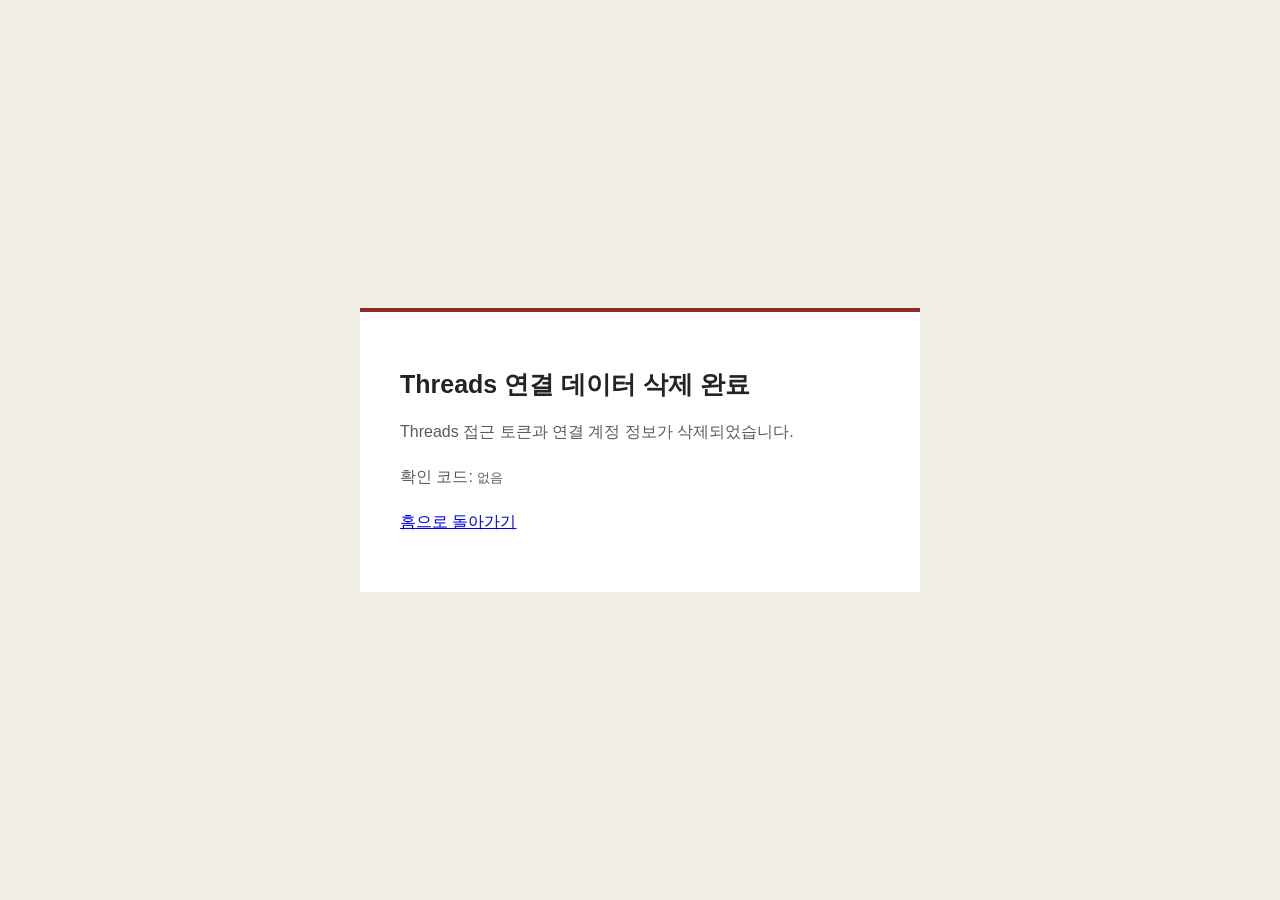
<file: data-deletion.html>
<!doctype html>
<html lang="ko">
<head>
  <meta charset="UTF-8">
  <meta name="viewport" content="width=device-width, initial-scale=1.0">
  <meta name="robots" content="noindex,nofollow">
  <title>Threads 연결 데이터 삭제 | 경매하는 부자형</title>
  <style>body{margin:0;background:#f1eee6;color:#25241f;font-family:sans-serif;display:grid;place-items:center;min-height:100vh}main{width:min(560px,calc(100% - 40px));padding:40px;background:#fff;border-top:4px solid #8f2e25;box-sizing:border-box}h1{font-size:25px}p{line-height:1.8;color:#5e5b53}code{word-break:break-all}</style>
</head>
<body>
  <main><h1>Threads 연결 데이터 삭제 완료</h1><p>Threads 접근 토큰과 연결 계정 정보가 삭제되었습니다.</p><p>확인 코드: <code id="confirmation-code">확인 중</code></p><p><a href="index.html">홈으로 돌아가기</a></p></main>
  <script>document.querySelector('#confirmation-code').textContent=new URLSearchParams(location.search).get('code')||'없음';</script>
</body>
</html>
</file>
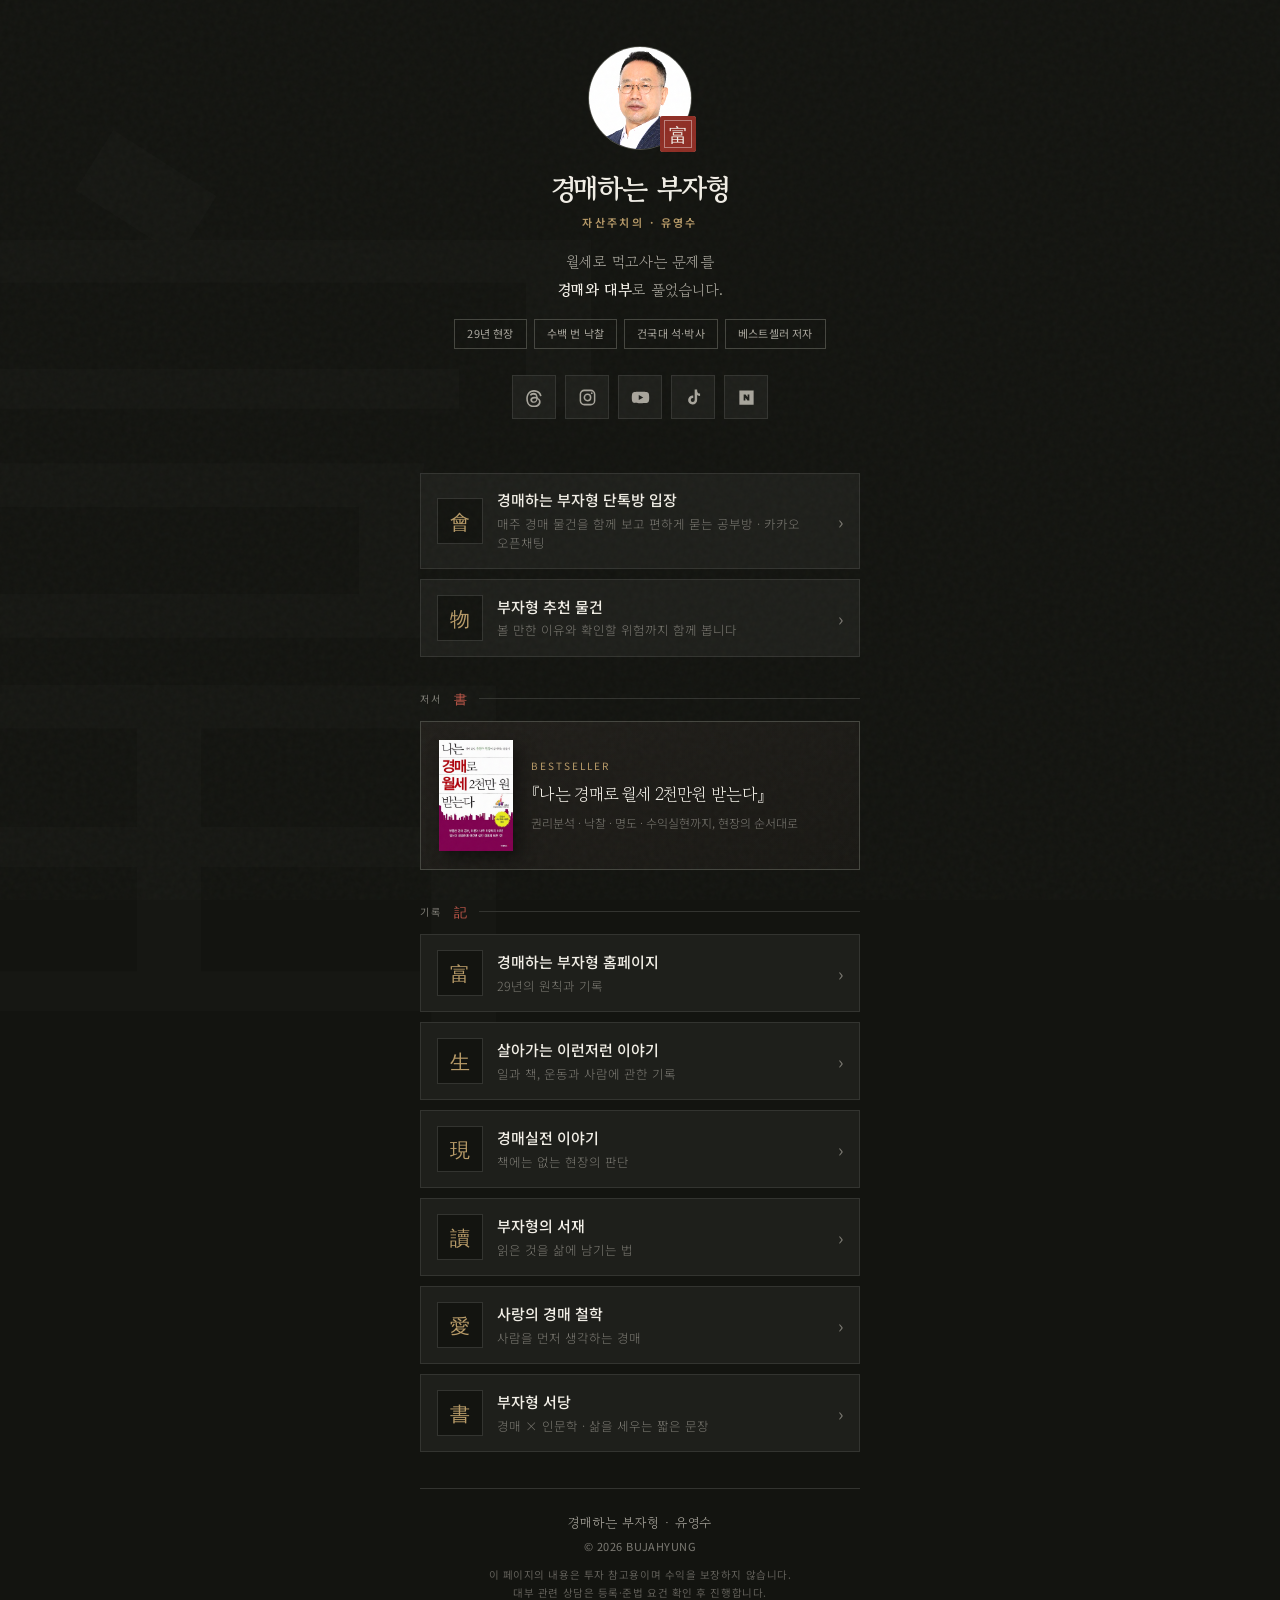
<file: hub.html>
<!doctype html>
<html lang="ko">
<head>
  <meta charset="utf-8">
  <meta name="viewport" content="width=device-width, initial-scale=1, viewport-fit=cover">
  <title>경매하는 부자형 | 자산주치의 유영수</title>
  <meta name="description" content="29년 법원경매 현장. 오늘의 경매 물건, 사업 상담, 저서와 기록을 한 곳에서 봅니다.">
  <meta name="theme-color" content="#131410">

  <meta property="og:type" content="website">
  <meta property="og:site_name" content="경매하는 부자형">
  <meta property="og:title" content="경매하는 부자형 · 자산주치의 유영수">
  <meta property="og:description" content="29년 현장 · 수백 번 낙찰. 오늘의 경매 물건과 상담을 한 곳에서.">
  <meta property="og:url" content="https://bujahyung.vercel.app/hub">
  <meta property="og:image" content="https://bujahyung.vercel.app/assets/profile-main.jpg">
  <meta name="twitter:card" content="summary">

  <link rel="icon" href="assets/favicon.svg" type="image/svg+xml">
  <link rel="preconnect" href="https://fonts.googleapis.com">
  <link rel="preconnect" href="https://fonts.gstatic.com" crossorigin>
  <link href="https://fonts.googleapis.com/css2?family=Gowun+Batang:wght@400;700&family=Noto+Sans+KR:wght@300;400;500;600;700&display=swap" rel="stylesheet">
  <link rel="stylesheet" href="hub.css">
</head>
<body>
<div class="grain" aria-hidden="true"></div>

<main class="page">

  <section class="profile">
    <div class="avatar">
      <img src="assets/profile-hub.jpg" width="320" height="320" alt="경매하는 부자형 유영수">
      <span class="stamp" aria-hidden="true">富</span>
    </div>
    <h1>경매하는 부자형</h1>
    <p class="role">자산주치의 · 유영수</p>
    <p class="bio">월세로 먹고사는 문제를<br><b>경매와 대부</b>로 풀었습니다.</p>
    <div class="creds">
      <span class="cred">29년 현장</span>
      <span class="cred">수백 번 낙찰</span>
      <span class="cred">건국대 석·박사</span>
      <span class="cred">베스트셀러 저자</span>
    </div>

    <nav class="socials" aria-label="채널 바로가기">
      <a class="soc" href="https://www.threads.com/@richbro.kr" target="_blank" rel="noopener" aria-label="스레드" data-track="social_threads">
        <svg viewBox="0 0 24 24" fill="currentColor" aria-hidden="true"><path d="M16.1 11.1c-.1 0-.2-.1-.3-.1-.2-3.2-1.9-5-4.8-5-2.2 0-4 1-5 2.7l1.7 1.2c.8-1.2 1.9-1.5 3.3-1.5 1 0 1.8.3 2.3.9.4.4.6 1 .8 1.8-.9-.2-1.8-.2-2.8-.2-2.9.2-4.7 1.8-4.6 4.1.1 1.2.6 2.2 1.6 2.9.8.6 1.8.8 2.9.8 1.5-.1 2.6-.6 3.4-1.6.6-.8 1-1.8 1.2-3 .7.4 1.2 1 1.5 1.7.5 1.1.5 3-1 4.5-1.3 1.3-2.9 1.9-5.3 1.9-2.7 0-4.7-.9-6-2.6C4.2 18 3.6 16 3.6 13.4c0-2.6.6-4.7 1.8-6.2C6.7 5.5 8.7 4.6 11.4 4.6c2.7 0 4.8.9 6.1 2.6.7.9 1.2 2 1.5 3.3l2-.5c-.4-1.7-1-3.1-2-4.2C17.3 3.5 14.6 2.4 11.4 2.4h-.1C8.3 2.5 5.7 3.6 4 5.9 2.4 8 1.6 10.6 1.6 13.4v.1c0 2.9.8 5.5 2.4 7.5 1.7 2.2 4.3 3.4 7.4 3.4h.1c2.8 0 4.7-.8 6.4-2.4 2.2-2.1 2.1-4.8 1.4-6.4-.5-1.2-1.5-2.2-2.9-2.9-.1-.7-.2-1.3-.3-1.6ZM11.6 17c-1.2.1-2.4-.5-2.5-1.6-.1-.9.6-1.8 2.6-2h.6c.7 0 1.4.1 2 .2-.2 2.8-1.6 3.3-2.7 3.4Z"/></svg>
      </a>
      <a class="soc" href="https://www.instagram.com/richbro.kr/" target="_blank" rel="noopener" aria-label="인스타그램" data-track="social_instagram">
        <svg viewBox="0 0 24 24" fill="none" stroke="currentColor" stroke-width="1.9" aria-hidden="true"><rect x="3" y="3" width="18" height="18" rx="5"/><circle cx="12" cy="12" r="4"/><circle cx="17.4" cy="6.6" r="1.1" fill="currentColor" stroke="none"/></svg>
      </a>
      <a class="soc" href="https://www.youtube.com/@경매부자형" target="_blank" rel="noopener" aria-label="유튜브" data-track="social_youtube">
        <svg viewBox="0 0 24 24" fill="currentColor" aria-hidden="true"><path d="M22.5 7.2a2.7 2.7 0 0 0-1.9-1.9C18.9 4.8 12 4.8 12 4.8s-6.9 0-8.6.5A2.7 2.7 0 0 0 1.5 7.2C1 8.9 1 12 1 12s0 3.1.5 4.8a2.7 2.7 0 0 0 1.9 1.9c1.7.5 8.6.5 8.6.5s6.9 0 8.6-.5a2.7 2.7 0 0 0 1.9-1.9c.5-1.7.5-4.8.5-4.8s0-3.1-.5-4.8ZM9.8 15.3V8.7l5.7 3.3-5.7 3.3Z"/></svg>
      </a>
      <a class="soc" href="https://www.tiktok.com/@richbro.kr" target="_blank" rel="noopener" aria-label="틱톡" data-track="social_tiktok">
        <svg viewBox="0 0 24 24" fill="currentColor" aria-hidden="true"><path d="M16.6 2h-3.1v13.2a2.5 2.5 0 1 1-2.5-2.5c.2 0 .5 0 .7.1V9.6a5.7 5.7 0 1 0 4.9 5.6V8.9c1 .8 2.3 1.3 3.7 1.3V7.1a4 4 0 0 1-3.7-4.1V2Z"/></svg>
      </a>
      <a class="soc" href="https://blog.naver.com/tank3647" target="_blank" rel="noopener" aria-label="네이버 블로그" data-track="social_blog">
        <svg viewBox="0 0 24 24" fill="currentColor" aria-hidden="true"><path d="M3 3h18v18H3V3Zm5.4 5.1v7.8h2.2v-3.6l2.6 3.6h2.4V8.1h-2.2v3.7l-2.6-3.7H8.4Z"/></svg>
      </a>
    </nav>
  </section>

  <div class="links">

    <!-- ① 부자형 단톡방 — 관계를 이어가는 자리 -->
    <a class="card" href="https://open.kakao.com/o/gpQLkFSi" target="_blank" rel="noopener" data-track="openchat">
      <span class="ico" aria-hidden="true">會</span>
      <span class="txt">
        <span class="t">경매하는 부자형 단톡방 입장</span>
        <span class="s">매주 경매 물건을 함께 보고 편하게 묻는 공부방 · 카카오 오픈채팅</span>
      </span>
      <span class="chev" aria-hidden="true">›</span>
    </a>

    <!-- ② 부자형이 직접 고른 추천 물건 -->
    <a class="card" href="auction-picks.html" data-track="auction_picks">
      <span class="ico" aria-hidden="true">物</span>
      <span class="txt">
        <span class="t">부자형 추천 물건</span>
        <span class="s">볼 만한 이유와 확인할 위험까지 함께 봅니다</span>
      </span>
      <span class="chev" aria-hidden="true">›</span>
    </a>

    <p class="group-label">저서 <span>書</span></p>

    <a class="card book" href="index.html#book" data-track="book">
      <img src="assets/book-1.jpg" alt="나는 경매로 월세 2천만원 받는다 표지">
      <span class="txt">
        <span class="label">BESTSELLER</span>
        <span class="t">『나는 경매로 월세 2천만원 받는다』</span>
        <span class="s">권리분석 · 낙찰 · 명도 · 수익실현까지, 현장의 순서대로</span>
      </span>
    </a>

    <p class="group-label">기록 <span>記</span></p>

    <a class="card" href="index.html" data-track="home">
      <span class="ico" aria-hidden="true">富</span>
      <span class="txt">
        <span class="t">경매하는 부자형 홈페이지</span>
        <span class="s">29년의 원칙과 기록</span>
      </span>
      <span class="chev" aria-hidden="true">›</span>
    </a>

    <a class="card" href="life-stories.html" data-track="life_stories">
      <span class="ico" aria-hidden="true">生</span>
      <span class="txt">
        <span class="t">살아가는 이런저런 이야기</span>
        <span class="s">일과 책, 운동과 사람에 관한 기록</span>
      </span>
      <span class="chev" aria-hidden="true">›</span>
    </a>

    <a class="card" href="auction-stories.html" data-track="auction_stories">
      <span class="ico" aria-hidden="true">現</span>
      <span class="txt">
        <span class="t">경매실전 이야기</span>
        <span class="s">책에는 없는 현장의 판단</span>
      </span>
      <span class="chev" aria-hidden="true">›</span>
    </a>

    <a class="card" href="library.html" data-track="library">
      <span class="ico" aria-hidden="true">讀</span>
      <span class="txt">
        <span class="t">부자형의 서재</span>
        <span class="s">읽은 것을 삶에 남기는 법</span>
      </span>
      <span class="chev" aria-hidden="true">›</span>
    </a>

    <a class="card" href="love-auction.html" data-track="love_auction">
      <span class="ico" aria-hidden="true">愛</span>
      <span class="txt">
        <span class="t">사랑의 경매 철학</span>
        <span class="s">사람을 먼저 생각하는 경매</span>
      </span>
      <span class="chev" aria-hidden="true">›</span>
    </a>

    <a class="card" href="seodang.html" data-track="seodang">
      <span class="ico" aria-hidden="true">書</span>
      <span class="txt">
        <span class="t">부자형 서당</span>
        <span class="s">경매 × 인문학 · 삶을 세우는 짧은 문장</span>
      </span>
      <span class="chev" aria-hidden="true">›</span>
    </a>

  </div>

  <footer>
    <div class="name">경매하는 부자형 · 유영수</div>
    <div>© <span id="year">2026</span> BUJAHYUNG</div>
    <p class="disc">이 페이지의 내용은 투자 참고용이며 수익을 보장하지 않습니다.<br>대부 관련 상담은 등록·준법 요건 확인 후 진행합니다.</p>
  </footer>

</main>

<script src="supabase-config.js"></script>
<script src="hub.js"></script>
</body>
</html>
</file>
<file: styles.css>
:root{--ink:#171815;--paper:#f1eee6;--paper2:#e7e1d4;--red:#8f2e25;--gold:#b89b68;--muted:#77746c;--line:rgba(23,24,21,.15)}
*{box-sizing:border-box}html{scroll-behavior:smooth}body{margin:0;background:var(--paper);color:var(--ink);font-family:'Noto Sans KR',sans-serif;word-break:keep-all}.grain{position:fixed;inset:0;pointer-events:none;z-index:100;opacity:.055;background-image:url("data:image/svg+xml,%3Csvg viewBox='0 0 180 180' xmlns='http://www.w3.org/2000/svg'%3E%3Cfilter id='n'%3E%3CfeTurbulence type='fractalNoise' baseFrequency='.9' numOctaves='4' stitchTiles='stitch'/%3E%3C/filter%3E%3Crect width='100%25' height='100%25' filter='url(%23n)' opacity='.6'/%3E%3C/svg%3E")}.site-header{height:86px;padding:0 5.5vw;display:flex;align-items:center;justify-content:space-between;background:rgba(241,238,230,.94);position:fixed;top:0;width:100%;z-index:50;border-bottom:1px solid transparent;transition:.3s}.site-header.scrolled{height:70px;border-color:var(--line);backdrop-filter:blur(12px)}.brand{display:flex;align-items:center;gap:12px;color:inherit;text-decoration:none;font-family:'Gowun Batang',serif;font-weight:700;letter-spacing:-.03em}.brand-mark{width:34px;height:34px;display:grid;place-items:center;color:var(--paper);background:var(--red);font-size:20px;border-radius:2px;box-shadow:inset 0 0 0 2px var(--red),inset 0 0 0 3px rgba(255,255,255,.45)}nav{display:flex;gap:38px}nav a{font-size:13px;color:var(--ink);text-decoration:none;letter-spacing:.03em;position:relative}nav a:after{content:"";position:absolute;left:0;right:100%;bottom:-7px;height:1px;background:var(--red);transition:.25s}nav a:hover:after{right:0}.menu-toggle{display:none;background:0;border:0}.section-dark,.section-ink{background:var(--ink);color:var(--paper)}.hero{min-height:100vh;padding:150px 8vw 70px;display:grid;grid-template-columns:1.1fr .75fr;align-items:center;gap:7vw;position:relative;overflow:hidden}.hero:before{content:"富";position:absolute;font:700 42vw 'Gowun Batang';color:rgba(255,255,255,.018);left:-9vw;top:-7vw}.eyebrow,.kicker{font-size:11px;letter-spacing:.22em;color:var(--gold);font-weight:600}.hero h1,.story h2,.principles h2,.book h2,.routine h2,.contents h2,.closing h2{font-family:'Gowun Batang',serif;font-weight:400;letter-spacing:-.06em;margin:22px 0}.hero h1{font-size:clamp(42px,5.2vw,78px);line-height:1.2}.hero h1 em,.closing h2 em{color:#c75a4c;font-style:normal}.hero-intro{font:400 17px/1.9 'Gowun Batang';color:#bdb9ae}.hero-actions{display:flex;align-items:center;gap:35px;margin-top:45px}.button{height:52px;display:inline-flex;align-items:center;gap:45px;padding:0 22px;text-decoration:none;font-size:13px;transition:.25s}.button-primary{background:var(--red);color:#fff}.button:hover{transform:translateY(-2px);filter:brightness(1.1)}.text-link{color:#ccc;text-decoration:none;font-size:13px;border-bottom:1px solid #777;padding-bottom:6px}.hero-visual{position:relative}.hero-frame{height:min(67vh,690px);background:#ddd;overflow:hidden;position:relative}.hero-frame:after{content:"";position:absolute;inset:0;box-shadow:inset 0 0 70px rgba(0,0,0,.12)}.hero-frame img{width:100%;height:100%;object-fit:cover;object-position:50% 22%;filter:saturate(.7) contrast(1.02)}.vertical-copy{position:absolute!important;z-index:2;right:22px;top:25px;writing-mode:vertical-rl;font:14px 'Gowun Batang';letter-spacing:.25em;color:#484640}.hero-stamp{position:absolute;left:-53px;bottom:42px;background:var(--red);width:106px;height:106px;display:grid;place-items:center;color:#eee;transform:rotate(-4deg);border:1px solid #c2786f;box-shadow:inset 0 0 0 5px var(--red),inset 0 0 0 6px #bd756c}.hero-stamp span{font:10px/1.2 'Gowun Batang';position:absolute;top:13px;left:15px}.hero-stamp b{font:23px 'Gowun Batang';letter-spacing:-.08em}.scroll-cue{position:absolute;bottom:35px;left:5.5vw;writing-mode:vertical-rl;font-size:9px;letter-spacing:.2em;color:#888}.scroll-cue span{height:40px;width:1px;background:#777;display:inline-block;margin-top:10px}.numbers{background:var(--paper2);display:grid;grid-template-columns:repeat(4,1fr);padding:55px 6vw;border-bottom:1px solid var(--line)}.numbers>div{padding:5px 35px;border-right:1px solid var(--line)}.numbers>div:last-child{border:0}.numbers strong{font:400 34px 'Gowun Batang';color:var(--red)}.numbers strong+span{font:14px 'Gowun Batang';color:var(--red);margin-left:4px}.numbers p{font-size:12px;color:var(--muted);margin:10px 0 0}.section-paper{padding:120px 8vw}.section-label{display:flex;align-items:center;gap:14px;font-size:10px;letter-spacing:.2em;color:var(--muted);margin-bottom:60px}.section-label:after{content:"";height:1px;width:65px;background:currentColor;opacity:.45}.section-label span{font-family:'Gowun Batang';color:var(--red);font-size:13px}.section-label.light{color:#8c887f}.story-grid{display:grid;grid-template-columns:1fr 1fr;gap:10vw}.kicker{color:var(--red)}.story h2,.principles h2,.book h2,.routine h2,.contents h2{font-size:clamp(38px,4.4vw,64px);line-height:1.25}.story h2 i,.principles h2 i,.book h2 i,.contents h2 i{font-style:normal;color:var(--red);position:relative}.story-body{max-width:600px;padding-top:8px}.story-body p{color:#68665f;font-size:15px;line-height:2}.story-body .lead{font:700 19px/1.8 'Gowun Batang';color:var(--ink)}blockquote{margin:50px 0 25px;padding:30px 0;border-top:1px solid var(--line);border-bottom:1px solid var(--line);font:400 21px/1.8 'Gowun Batang';color:var(--red)}.signature{text-align:right;font-family:'Gowun Batang'!important}.section-ink{padding:120px 8vw}.principles-head{max-width:750px}.principles .kicker{color:var(--gold)}.principles h2 i{color:#d26356}.principle-list{margin-top:70px;border-top:1px solid #383936}.principle{display:grid;grid-template-columns:90px 1fr 100px;gap:25px;align-items:center;padding:38px 10px;border-bottom:1px solid #383936;position:relative;transition:.3s}.principle:hover{background:#1d1e1b;padding-left:25px}.principle .num{font:22px 'Gowun Batang';color:var(--gold)}.principle h3{font:400 24px 'Gowun Batang';margin:0 0 10px}.principle p{font-size:13px;color:#99968e;line-height:1.8;margin:0;max-width:720px}.principle .symbol{font:44px 'Gowun Batang';color:#3b3b36;text-align:center}.book-layout{display:grid;grid-template-columns:.85fr 1.15fr;align-items:center;gap:10vw;max-width:1150px;margin:auto}.book-art{min-height:540px;display:grid;place-items:center;position:relative}.book-cover{width:300px;height:430px;background:#ded6c7;padding:42px 35px;box-shadow:28px 28px 0 #bfb4a2,30px 30px 0 #998d7c;position:relative;z-index:2;border-left:8px solid #7c2b25}.book-cover:before{content:"";position:absolute;inset:13px;border:1px solid rgba(50,40,30,.25)}.book-cover p{font:12px 'Gowun Batang';text-align:right}.book-cover h3{font:400 33px/1.45 'Gowun Batang';margin:65px 0 25px;letter-spacing:-.07em}.book-cover h3 em{font-style:normal;color:var(--red)}.book-cover span{font-size:10px;color:#666}.book-cover b{position:absolute;bottom:30px;right:32px;color:var(--red);font:22px 'Gowun Batang'}.book-shadow{position:absolute;width:330px;height:45px;background:rgba(0,0,0,.19);filter:blur(25px);bottom:28px;transform:skewX(-25deg)}.book-copy>p:not(.kicker){font-size:15px;line-height:2;color:#666;max-width:520px}.book-points{display:flex;gap:10px;flex-wrap:wrap;margin-top:35px}.book-points span,.routine-tags span{padding:9px 15px;border:1px solid var(--line);font-size:11px}.routine{min-height:700px;background:#2c2b26;color:var(--paper);display:grid;grid-template-columns:1fr 1.05fr .5fr;align-items:stretch}.routine-image,.routine-side{overflow:hidden}.routine img{width:100%;height:100%;object-fit:cover;filter:grayscale(1) contrast(1.05)}.routine-image img{object-position:55% 30%}.routine-side img{object-position:center}.routine-copy{padding:100px 6vw;display:flex;flex-direction:column;justify-content:center}.routine-copy .section-label{margin-bottom:50px}.routine-copy .kicker{color:var(--gold)}.routine-copy h2{font-size:clamp(38px,4vw,58px)}.routine-copy>p:not(.kicker){font-size:14px;line-height:2;color:#aaa69e}.routine-tags{display:flex;gap:10px;flex-wrap:wrap;margin-top:30px}.routine-tags span{border-color:#595850;color:#cbc7bc}.contents-head{display:flex;align-items:end;justify-content:space-between;margin-bottom:60px}.contents-head p{color:var(--muted);font-size:13px}.content-cards{display:grid;grid-template-columns:repeat(3,1fr);gap:18px}.content-card{height:440px;padding:28px;position:relative;overflow:hidden;display:flex;align-items:flex-end;color:#eee}.content-card.dark{background:#22231f}.content-card.red{background:var(--red)}.content-card.photo:after{content:"";position:absolute;inset:0;background:linear-gradient(transparent 25%,rgba(0,0,0,.8))}.content-card.photo img{position:absolute;inset:0;width:100%;height:100%;object-fit:cover;filter:grayscale(.7)}.content-card .card-no{position:absolute;top:28px;left:28px;font:12px 'Gowun Batang';z-index:2}.content-card div{position:relative;z-index:2}.content-card div p{font-size:10px;letter-spacing:.18em;color:#c9b891}.content-card h3{font:400 30px 'Gowun Batang';margin:8px 0 12px}.content-card div span{font-size:12px;color:#b7b5ae}.content-card>b{position:absolute;right:-14px;top:35px;font:150px 'Gowun Batang';opacity:.07}.closing{text-align:center;padding:150px 8vw}.closing h2{font-size:clamp(39px,5.2vw,72px);line-height:1.35;margin:28px auto 50px}.closing-line{display:flex;align-items:center;justify-content:center;gap:28px;margin-bottom:45px}.closing-line>span{height:1px;width:80px;background:#555}.closing-line p{font:14px/1.8 'Gowun Batang';color:#aaa}.closing-line b{color:#eee}.closing .button{display:inline-flex}footer{padding:42px 6vw;background:#10110f;color:#777;display:grid;grid-template-columns:1fr 1fr 1fr;align-items:center;font-size:10px}footer .brand{color:#ccc}footer p:nth-child(2){text-align:center}footer p:last-child{text-align:right;font-size:9px;letter-spacing:.08em}.reveal{opacity:0;transform:translateY(24px);transition:opacity .85s ease,transform .85s ease}.reveal.visible{opacity:1;transform:none}.delay-1{transition-delay:.15s}.delay-2{transition-delay:.28s}
@media(max-width:900px){.site-header{height:70px;padding:0 22px}.menu-toggle{display:block;width:36px;height:36px;position:relative;z-index:3}.menu-toggle span{display:block;height:1px;width:23px;background:var(--ink);margin:7px}.menu-toggle[aria-expanded=true] span:first-child{transform:translateY(4px) rotate(45deg)}.menu-toggle[aria-expanded=true] span:last-child{transform:translateY(-4px) rotate(-45deg)}nav{display:none;position:fixed;inset:0;background:var(--paper);padding:120px 30px;flex-direction:column}nav.open{display:flex}nav a{font:28px 'Gowun Batang'}.hero{padding:110px 22px 65px;grid-template-columns:1fr;gap:55px}.hero-copy{padding-top:20px}.hero h1{font-size:43px}.hero-intro br{display:none}.hero-frame{height:540px}.hero-stamp{left:14px;bottom:-35px}.scroll-cue{display:none}.numbers{grid-template-columns:1fr 1fr;padding:25px 10px}.numbers>div{padding:25px 18px}.numbers>div:nth-child(2){border:0}.section-paper,.section-ink{padding:90px 24px}.section-label{margin-bottom:45px}.story-grid,.book-layout{grid-template-columns:1fr;gap:45px}.story h2,.principles h2,.book h2,.routine h2,.contents h2{font-size:39px}.principle{grid-template-columns:42px 1fr;padding:28px 0}.principle .symbol{display:none}.book-art{min-height:480px}.routine{grid-template-columns:1fr}.routine-image{height:520px}.routine-copy{padding:80px 25px}.routine-side{height:260px}.contents-head{display:block}.content-cards{grid-template-columns:1fr}.content-card{height:330px}.closing{padding:100px 22px}.closing-line>span{width:30px}footer{grid-template-columns:1fr;text-align:center;gap:22px}footer .brand{justify-content:center}footer p:nth-child(2),footer p:last-child{text-align:center}}
@media(max-width:480px){.hero h1{font-size:36px}.hero-actions{align-items:flex-start;flex-direction:column;gap:22px}.hero-frame{height:440px}.numbers strong{font-size:27px}.numbers p{font-size:10px;line-height:1.5}.book-cover{width:255px;height:370px}.book-cover h3{font-size:27px;margin-top:48px}.book-art{min-height:420px}.routine-image{height:420px}}
@media(prefers-reduced-motion:reduce){html{scroll-behavior:auto}.reveal{opacity:1;transform:none;transition:none}}

/* Business consultation bridge */
.business-bridge{background:#e7e1d4;border-top:1px solid var(--line)}
.business-bridge h2{font:400 clamp(38px,4.4vw,64px)/1.25 'Gowun Batang',serif;letter-spacing:-.06em;margin:22px 0}
.business-bridge h2 i{font-style:normal;color:var(--red)}
.business-bridge-grid{display:grid;grid-template-columns:1fr 1fr;gap:10vw;align-items:center}
.business-bridge-copy>p{font:17px/2 'Gowun Batang';color:#59574f;margin:0 0 30px}
.business-bridge-points{display:flex;flex-wrap:wrap;gap:9px;margin-bottom:35px}
.business-bridge-points span{padding:10px 14px;border:1px solid var(--line);font-size:11px;color:#625d54}
.business-bridge .button{display:inline-flex}
@media(max-width:900px){.business-bridge-grid{grid-template-columns:1fr;gap:30px}.business-bridge h2{font-size:39px}}

/* Readability: principle descriptions */
.principle p{font-size:16px;font-weight:400;color:#c5c1b8;line-height:1.9;letter-spacing:-.015em;max-width:800px}
@media(max-width:900px){.principle p{font-size:15px}}

/* Books: official covers */
.book-layout{grid-template-columns:1.08fr .92fr;gap:7vw;max-width:1360px}
.book-art.books-display{display:flex;align-items:flex-end;justify-content:center;gap:28px;min-height:630px;padding:30px 0}
.book-volume{width:min(47%,270px);position:relative;z-index:2}
.book-volume-second{transform:translateY(36px)}
.book-image-link{display:block;background:#fff;box-shadow:18px 22px 35px rgba(36,30,21,.2);transition:transform .3s ease,box-shadow .3s ease}
.book-image-link img{display:block;width:100%;height:auto;aspect-ratio:458/682;object-fit:cover}

/* Routine: portrait, story and premium bicycle share one editorial composition. */
.routine{min-height:0;grid-template-columns:minmax(360px,.78fr) minmax(0,1.22fr);grid-template-rows:auto auto;background:#24241f}
.routine-image{grid-column:1;grid-row:1 / span 2;min-height:clamp(760px,52vw,980px);position:relative;background:#171714}
.routine-image:after{content:"";position:absolute;inset:0;background:linear-gradient(90deg,transparent 72%,rgba(36,36,31,.3)),linear-gradient(0deg,rgba(0,0,0,.15),transparent 35%);pointer-events:none}
.routine-image img{object-position:52% 43%;filter:grayscale(.78) contrast(1.05) brightness(.88)}
.routine-copy{grid-column:2;grid-row:1;padding:clamp(62px,6vw,108px) clamp(42px,6vw,104px) clamp(48px,4vw,72px);justify-content:center;background:radial-gradient(circle at 82% 18%,rgba(183,141,72,.08),transparent 32%),#2c2b26}
.routine-copy .section-label{margin-bottom:clamp(30px,3vw,50px)}
.routine-copy h2{font-size:clamp(42px,4.25vw,68px);line-height:1.28;margin:24px 0 28px}
.routine-copy>p:not(.kicker){max-width:720px;font-size:clamp(14px,1vw,16px);line-height:2.05}
.routine-side{grid-column:2;grid-row:2;position:relative;aspect-ratio:1382/655;margin:0;overflow:hidden;background:#161713;border-top:1px solid rgba(255,255,255,.1)}
.routine-side img{display:block;width:100%;height:100%;object-fit:cover;object-position:center;filter:saturate(.82) contrast(1.08) brightness(.88)}
.routine-side:after{content:"";position:absolute;inset:0;background:linear-gradient(90deg,rgba(0,0,0,.36),transparent 38%),linear-gradient(0deg,rgba(0,0,0,.5),transparent 48%);pointer-events:none}
.routine-side figcaption{position:absolute;z-index:2;left:clamp(24px,4vw,64px);bottom:clamp(20px,3vw,46px);display:flex;flex-direction:column;gap:7px;color:#f0ece2;text-shadow:0 2px 14px rgba(0,0,0,.65)}
.routine-side figcaption span{font-size:10px;letter-spacing:.25em;color:#d2aa63;font-weight:700}
.routine-side figcaption strong{font:400 clamp(17px,1.5vw,25px)/1.4 'Gowun Batang',serif}

@media(max-width:900px){
  .routine{grid-template-columns:1fr;grid-template-rows:auto}
  .routine-image,.routine-copy,.routine-side{grid-column:1;grid-row:auto}
  .routine-image{height:min(118vw,680px);min-height:0}
  .routine-image:after{background:linear-gradient(0deg,rgba(36,36,31,.4),transparent 28%)}
  .routine-copy{padding:72px clamp(24px,7vw,56px)}
  .routine-copy h2{font-size:clamp(38px,7.4vw,54px)}
  .routine-side{width:100%;height:auto;aspect-ratio:1382/655}
  .routine-side figcaption{left:24px;bottom:20px}
}

@media(max-width:480px){
  .routine-image{height:118vw;max-height:520px}
  .routine-copy{padding:62px 24px 68px}
  .routine-copy h2{font-size:36px}
  .routine-copy>p:not(.kicker){font-size:14px;line-height:1.95}
  .routine-side figcaption{left:18px;bottom:14px;gap:3px}
  .routine-side figcaption span{font-size:8px}
  .routine-side figcaption strong{font-size:15px}
}
.book-meta{display:flex;align-items:center;gap:8px;margin-top:22px;padding-top:13px;border-top:1px solid var(--line)}
.book-meta>span{font-size:10px;letter-spacing:.18em;color:var(--red);font-weight:700}
@media(max-width:900px){.book-layout{grid-template-columns:1fr;gap:45px}.book-art.books-display{min-height:auto;padding:10px 0 60px;gap:16px}.book-volume{width:min(46%,225px)}.book-volume-second{transform:translateY(28px)}.book-meta{align-items:flex-start;flex-direction:column;margin-top:16px}}
.content-card{text-decoration:none}
.content-cards{grid-template-columns:repeat(3,minmax(0,1fr))}
.content-card,.content-card:nth-child(n+4){grid-column:auto}
.content-card.paper{background:#ded6c7;color:var(--ink)}
.content-card.paper div p,.content-card.paper div span{color:#6f5548}
.content-card.gold{background:#6f5a3c}
@media(max-width:900px){.content-cards{grid-template-columns:repeat(2,minmax(0,1fr))}.content-card,.content-card:nth-child(n+4){grid-column:auto}}
@media(max-width:600px){.content-cards{grid-template-columns:1fr}}
.site-header .admin-link{color:var(--muted)}.site-header .admin-link:after{background:var(--muted)}
</file>
<file: business.css>
:root{--ink:#171815;--paper:#f1eee6;--paper2:#e7e1d4;--red:#8f2e25;--gold:#b89b68;--muted:#706d65;--line:rgba(23,24,21,.16)}
*{box-sizing:border-box}html{scroll-behavior:smooth}body{margin:0;background:var(--paper);color:var(--ink);font-family:'Noto Sans KR',sans-serif;word-break:keep-all}.business-grain{position:fixed;inset:0;pointer-events:none;z-index:100;opacity:.045;background-image:url("data:image/svg+xml,%3Csvg viewBox='0 0 180 180' xmlns='http://www.w3.org/2000/svg'%3E%3Cfilter id='n'%3E%3CfeTurbulence type='fractalNoise' baseFrequency='.9' numOctaves='4' stitchTiles='stitch'/%3E%3C/filter%3E%3Crect width='100%25' height='100%25' filter='url(%23n)' opacity='.6'/%3E%3C/svg%3E")}.business-header{height:78px;padding:0 5.5vw;display:flex;align-items:center;justify-content:space-between;position:sticky;top:0;z-index:30;background:rgba(241,238,230,.95);border-bottom:1px solid var(--line);backdrop-filter:blur(12px)}.business-brand{display:flex;align-items:center;gap:12px;color:inherit;text-decoration:none;font:700 16px 'Gowun Batang',serif}.business-mark{width:34px;height:34px;display:grid;place-items:center;background:var(--red);color:#fff;box-shadow:inset 0 0 0 2px var(--red),inset 0 0 0 3px rgba(255,255,255,.45)}nav{display:flex;align-items:center;gap:30px}nav a{color:inherit;text-decoration:none;font-size:12px}.nav-cta{padding:11px 16px;background:var(--red);color:#fff!important}.business-hero{min-height:760px;padding:110px 8vw;background:var(--ink);color:var(--paper);display:grid;grid-template-columns:1.4fr .6fr;gap:9vw;align-items:center;position:relative;overflow:hidden}.business-hero:before{content:"29";position:absolute;right:-3vw;bottom:-17vw;font:700 43vw 'Gowun Batang';color:rgba(255,255,255,.018)}.hero-copy,.risk-card{position:relative;z-index:1}.eyebrow{font-size:10px;letter-spacing:.23em;color:var(--gold);font-weight:600}.eyebrow.dark{color:var(--red)}h1,h2,h3{font-family:'Gowun Batang',serif;font-weight:400;letter-spacing:-.05em}.business-hero h1{font-size:clamp(44px,6vw,82px);line-height:1.18;margin:25px 0}.business-hero h1 em{font-style:normal;color:#cd6154}.hero-lead{max-width:760px;font:17px/2 'Gowun Batang';color:#b6b2a8}.hero-actions{display:flex;align-items:center;gap:30px;margin-top:42px}.primary-link,.service-card>a{display:inline-flex;align-items:center;justify-content:space-between;gap:45px;background:var(--red);color:#fff;padding:16px 19px;text-decoration:none;font-size:12px}.quiet-link{color:#bbb;text-decoration:none;border-bottom:1px solid #666;padding-bottom:5px;font-size:12px}.risk-card{border:1px solid #4b4a44;padding:30px;background:rgba(255,255,255,.025)}.risk-card>span{display:block;color:var(--gold);font-size:9px;letter-spacing:.17em;margin-bottom:30px}.risk-card strong{display:block;font:32px 'Gowun Batang';color:#8f2e25;border-top:1px solid #383936;padding-top:18px}.risk-card p{font:18px/1.6 'Gowun Batang';margin:3px 0 18px;color:#d7d3ca}.section{padding:115px 8vw}.section-head{max-width:780px;margin-bottom:55px}.section-head h2,.consultation h2,.compliance h2{font-size:clamp(38px,4.5vw,64px);line-height:1.25;margin:20px 0}.section-head>p:last-child{font-size:14px;color:var(--muted)}.service-grid{display:grid;grid-template-columns:1fr 1fr;gap:18px}.service-card{min-height:600px;border:1px solid var(--line);padding:38px;background:#ebe6dc;display:flex;flex-direction:column}.service-card.featured{background:#262722;color:var(--paper)}.service-no{font:13px 'Gowun Batang';color:var(--red)}.service-kicker{font-size:9px;letter-spacing:.2em;color:var(--gold);margin:65px 0 12px}.service-card h3{font-size:34px;margin:0 0 20px}.service-card>p:not(.service-kicker){font:16px/1.9 'Gowun Batang';color:var(--muted);max-width:520px}.service-card.featured>p:not(.service-kicker){color:#aaa79e}.service-card ul{list-style:none;padding:25px 0;margin:auto 0 30px;border-top:1px solid currentColor;border-bottom:1px solid currentColor}.service-card li{font-size:13px;padding:9px 0;color:inherit}.service-card li:before{content:"—";color:var(--red);margin-right:10px}.service-card>a{align-self:flex-start}.boundary-note{margin-top:18px;padding:24px 28px;border-left:4px solid var(--red);background:#ded7ca}.boundary-note strong{font:700 16px 'Gowun Batang'}.boundary-note p{margin:8px 0 0;font-size:12px;line-height:1.8;color:#67645c}.section-dark{background:var(--ink);color:var(--paper)}.process{padding:115px 8vw}.process-list{list-style:none;padding:0;margin:0;border-top:1px solid #3b3c37}.process-list li{display:grid;grid-template-columns:100px 1fr;padding:32px 0;border-bottom:1px solid #3b3c37}.process-list li>span{font:22px 'Gowun Batang';color:var(--gold)}.process-list h3{font-size:24px;margin:0 0 8px}.process-list p{margin:0;color:#99968d;font-size:13px;line-height:1.8}.consultation{display:grid;grid-template-columns:.8fr 1.2fr;gap:9vw;align-items:start}.consultation-copy{position:sticky;top:115px}.consultation-copy>p:not(.eyebrow){font-size:13px;color:var(--muted);line-height:1.8}.privacy-guide{margin-top:35px;border-top:1px solid var(--line);padding-top:20px}.privacy-guide strong,.privacy-guide span{display:block}.privacy-guide strong{font:700 15px 'Gowun Batang';color:var(--red);margin-bottom:7px}.privacy-guide span{font-size:11px;line-height:1.7;color:var(--muted)}.consultation-form{background:#e7e1d4;border:1px solid var(--line);padding:36px}.field{margin-bottom:20px}.field-row{display:grid;grid-template-columns:1fr 1fr;gap:14px}.field label{display:block;font-size:11px;color:var(--muted);margin-bottom:8px}.field input,.field select,.field textarea{width:100%;border:1px solid var(--line);background:rgba(255,255,255,.45);padding:14px 15px;font:14px 'Noto Sans KR';color:var(--ink);outline:none}.field input:focus,.field select:focus,.field textarea:focus{border-color:var(--red);box-shadow:0 0 0 2px rgba(143,46,37,.08)}.field textarea{min-height:180px;resize:vertical;line-height:1.7}.trap{position:absolute!important;left:-9999px!important;width:1px!important;height:1px!important;overflow:hidden!important}.consent{display:flex;align-items:flex-start;gap:10px;font-size:11px;line-height:1.7;color:#625f57;cursor:pointer}.consent input{margin-top:4px;accent-color:var(--red)}.consent b{display:block;color:var(--ink)}.submit-button{margin-top:24px;width:100%;border:0;background:var(--red);color:#fff;padding:17px 20px;display:flex;justify-content:space-between;font:600 13px 'Noto Sans KR';cursor:pointer}.submit-button:disabled{opacity:.55;cursor:wait}.form-message{font-size:12px;line-height:1.7;margin-top:18px}.form-message.success{padding:14px;background:#dce3d5;border-left:3px solid #59714b}.form-message.error{padding:14px;background:#ead8d4;border-left:3px solid var(--red);color:#76271f}.compliance{padding:90px 8vw}.compliance h2{max-width:760px}.compliance-grid{display:grid;grid-template-columns:repeat(3,1fr);gap:1px;background:#3c3d38;margin:45px 0 30px}.compliance-grid p{margin:0;background:#1d1e1b;padding:28px;font-size:12px;line-height:1.8;color:#aaa79e}.compliance-grid strong{display:block;font:22px 'Gowun Batang';color:#eee;margin-bottom:12px}.compliance small{color:#827f77;font-size:10px;line-height:1.7}footer{padding:38px 6vw;background:#0f100e;color:#777;display:grid;grid-template-columns:1fr 1fr 1fr;align-items:center;font-size:10px}footer .business-brand{color:#ccc}footer p{text-align:center}footer p:last-child{text-align:right}
@media(max-width:850px){.business-header{height:68px;padding:0 20px}.business-header nav a:not(.nav-cta){display:none}.business-hero{grid-template-columns:1fr;padding:90px 24px 70px;gap:45px}.business-hero h1{font-size:43px}.section,.process,.compliance{padding:80px 24px}.service-grid,.consultation,.compliance-grid{grid-template-columns:1fr}.service-card{min-height:520px;padding:28px}.consultation-copy{position:static}.field-row{grid-template-columns:1fr}.consultation-form{padding:24px}.process-list li{grid-template-columns:60px 1fr}footer{grid-template-columns:1fr;text-align:center;gap:18px}footer .business-brand{justify-content:center}footer p,footer p:last-child{text-align:center}}
@media(max-width:480px){.business-hero h1{font-size:36px}.hero-actions{align-items:flex-start;flex-direction:column}.risk-card{padding:24px}.section-head h2,.consultation h2,.compliance h2{font-size:36px}}

/* Expanded auction revenue services */
.service-card{min-height:570px}
.lending-strip{margin-top:18px;padding:30px 34px;background:#6f5a3c;color:#fff;display:flex;align-items:center;justify-content:space-between;gap:30px}
.lending-strip span{font-size:9px;letter-spacing:.18em;color:#ead6aa}
.lending-strip h3{font-size:28px;margin:8px 0}
.lending-strip p{margin:0;color:#ddd1bc;font-size:12px}
.lending-strip>a{flex:none;color:#fff;text-decoration:none;border:1px solid rgba(255,255,255,.4);padding:14px 18px;font-size:12px}
@media(max-width:850px){.lending-strip{align-items:flex-start;flex-direction:column;padding:26px}}
</file>
<file: hub.css>
:root{
  --ink:#171815;
  --ground:#131410;
  --card:#1e1f1b;
  --card-hover:#272822;
  --line:#333430;
  --line-2:#45463f;
  --paper:#f1eee6;
  --paper-dim:#a8a59c;
  --paper-mute:#7c7a73;
  --red:#8f2e25;
  --red-bright:#c75a4c;
  --gold:#b89b68;
  --gold-dim:#8a7449;
}

*{box-sizing:border-box;margin:0;padding:0}
html{-webkit-text-size-adjust:100%}

body{
  background:var(--ground);
  color:var(--paper);
  font-family:'Noto Sans KR',sans-serif;
  font-size:16px;
  line-height:1.6;
  word-break:keep-all;
  -webkit-font-smoothing:antialiased;
  min-height:100vh;
  padding:0 20px calc(46px + env(safe-area-inset-bottom));
  position:relative;
}

/* 사이트 본문과 같은 그레인 질감 */
.grain{
  position:fixed;inset:0;pointer-events:none;z-index:100;opacity:.05;
  background-image:url("data:image/svg+xml,%3Csvg viewBox='0 0 180 180' xmlns='http://www.w3.org/2000/svg'%3E%3Cfilter id='n'%3E%3CfeTurbulence type='fractalNoise' baseFrequency='.9' numOctaves='4' stitchTiles='stitch'/%3E%3C/filter%3E%3Crect width='100%25' height='100%25' filter='url(%23n)' opacity='.6'/%3E%3C/svg%3E");
}

body:before{
  content:"富";
  position:fixed;
  font:400 78vw 'Gowun Batang',serif;
  color:rgba(255,255,255,.014);
  left:-22vw;top:-14vw;
  pointer-events:none;
  z-index:0;
}

.page{max-width:440px;margin:0 auto;position:relative;z-index:1}

/* ---------- 프로필 ---------- */
.profile{padding:46px 0 26px;text-align:center}

.avatar{
  width:104px;height:104px;margin:0 auto 20px;
  position:relative;
}
.avatar img{
  width:100%;height:100%;
  object-fit:cover;
  border-radius:50%;
  filter:brightness(1.14) contrast(1.04) saturate(1.06);
  border:1px solid var(--line-2);
}
.avatar .stamp{
  position:absolute;right:-4px;bottom:-2px;
  width:36px;height:36px;
  background:var(--red);
  display:grid;place-items:center;
  font:400 19px 'Gowun Batang',serif;
  color:#f1eee6;
  border-radius:3px;
  box-shadow:inset 0 0 0 4px var(--red),inset 0 0 0 5px rgba(255,255,255,.4);
}

h1{
  font-family:'Gowun Batang',serif;
  font-weight:700;
  font-size:28px;
  letter-spacing:-.05em;
  line-height:1.3;
}
.role{
  margin-top:8px;
  font-size:11px;
  letter-spacing:.22em;
  color:var(--gold);
  font-weight:600;
}
.bio{
  margin-top:16px;
  font:400 15px/1.85 'Gowun Batang',serif;
  color:var(--paper-dim);
}
.bio b{color:var(--paper);font-weight:700}

.creds{margin-top:16px;display:flex;justify-content:center;flex-wrap:wrap;gap:7px}
.cred{
  font-size:11px;
  letter-spacing:.02em;
  color:var(--paper-dim);
  border:1px solid var(--line-2);
  padding:5px 12px;
}

/* ---------- 소셜 ---------- */
.socials{display:flex;justify-content:center;gap:9px;padding:26px 0 6px}
.soc{
  width:44px;height:44px;
  display:grid;place-items:center;
  border:1px solid var(--line);
  background:var(--card);
  color:var(--paper-dim);
  transition:.22s;
}
.soc svg{width:19px;height:19px;display:block}
.soc:hover,.soc:focus-visible{color:var(--paper);border-color:var(--gold-dim);background:var(--card-hover);transform:translateY(-2px)}
.soc:focus-visible{outline:2px solid var(--gold);outline-offset:2px}

/* ---------- 링크 ---------- */
.links{display:flex;flex-direction:column;gap:10px;padding-top:22px}

.group-label{
  display:flex;align-items:center;gap:12px;
  margin:22px 0 2px;
  font-size:10px;
  letter-spacing:.2em;
  color:var(--paper-mute);
}
.group-label span{font-family:'Gowun Batang',serif;color:var(--red-bright);font-size:13px;letter-spacing:0}
.group-label:after{content:"";flex:1;height:1px;background:var(--line)}

a.card{
  display:grid;
  grid-template-columns:46px 1fr auto;
  align-items:center;
  gap:14px;
  padding:15px 16px;
  background:var(--card);
  border:1px solid var(--line);
  text-decoration:none;
  color:inherit;
  transition:.22s;
}
a.card:hover,a.card:focus-visible{background:var(--card-hover);border-color:var(--line-2);transform:translateY(-2px)}
a.card:focus-visible{outline:2px solid var(--gold);outline-offset:2px}
a.card:active{transform:translateY(0)}

.ico{
  width:46px;height:46px;
  display:grid;place-items:center;
  background:var(--ground);
  border:1px solid var(--line);
  font:400 20px 'Gowun Batang',serif;
  color:var(--gold);
  line-height:1;
}
.txt{min-width:0}
.txt .t{display:block;font-size:15px;font-weight:500;line-height:1.45}
.txt .s{display:block;font-size:12.5px;color:var(--paper-mute);margin-top:3px;line-height:1.55;font-weight:300}
.chev{color:var(--paper-mute);font-size:18px;line-height:1}

/* 대표 CTA */
a.card.primary{
  grid-template-columns:1fr;
  gap:0;
  padding:24px 22px;
  background:linear-gradient(158deg,#2b1a16 0%,#1d1613 100%);
  border-color:#5c2a22;
  position:relative;
  overflow:hidden;
}
a.card.primary:before{
  content:"";position:absolute;inset:0;pointer-events:none;
  background:radial-gradient(78% 120% at 12% 0%,rgba(199,90,76,.2) 0%,transparent 58%);
}
a.card.primary:hover{border-color:var(--red-bright);background:linear-gradient(158deg,#341f1a 0%,#241a16 100%)}
.primary .kicker{display:block;font-size:10px;letter-spacing:.22em;color:var(--red-bright);font-weight:600}
.primary .t{
  display:block;
  font:400 22px/1.4 'Gowun Batang',serif;
  letter-spacing:-.045em;
  margin-top:9px;
}
.primary .s{display:block;font-size:13.5px;color:var(--paper-dim);margin-top:9px;font-weight:300;line-height:1.7}
.primary .go{margin-top:16px;display:inline-flex;align-items:center;gap:8px;font-size:13px;font-weight:500;color:var(--red-bright)}

/* 준비중 */
.card.soon{opacity:.45;pointer-events:none}
.badge{
  font-size:10px;letter-spacing:.1em;
  color:var(--paper-mute);border:1px solid var(--line-2);
  padding:3px 9px;white-space:nowrap;
}

/* 저서 */
a.book{
  grid-template-columns:74px 1fr;
  gap:18px;
  padding:18px;
  background:linear-gradient(150deg,#211f1b 0%,#191814 100%);
  border-color:var(--line-2);
  align-items:center;
}
.book img{width:74px;height:auto;aspect-ratio:458/682;object-fit:cover;display:block;box-shadow:6px 8px 16px rgba(0,0,0,.45)}
.book .label{display:block;font-size:10px;letter-spacing:.2em;color:var(--gold)}
.book .t{display:block;font:400 17px/1.45 'Gowun Batang',serif;margin-top:8px;letter-spacing:-.04em}
.book .s{display:block;font-size:12px;color:var(--paper-mute);margin-top:7px;line-height:1.55}

/* 푸터 */
footer{
  margin-top:36px;padding-top:22px;
  border-top:1px solid var(--line);
  text-align:center;
  font-size:11px;
  letter-spacing:.05em;
  color:var(--paper-mute);
  line-height:1.9;
}
footer .name{color:var(--paper-dim);font-family:'Gowun Batang',serif;font-size:13px}
footer .disc{margin-top:9px;font-size:10.5px;color:#615f59;line-height:1.75}

@media(max-width:400px){
  h1{font-size:25px}
  .primary .t{font-size:20px}
}
@media(prefers-reduced-motion:reduce){*{transition:none!important}}
</file>
